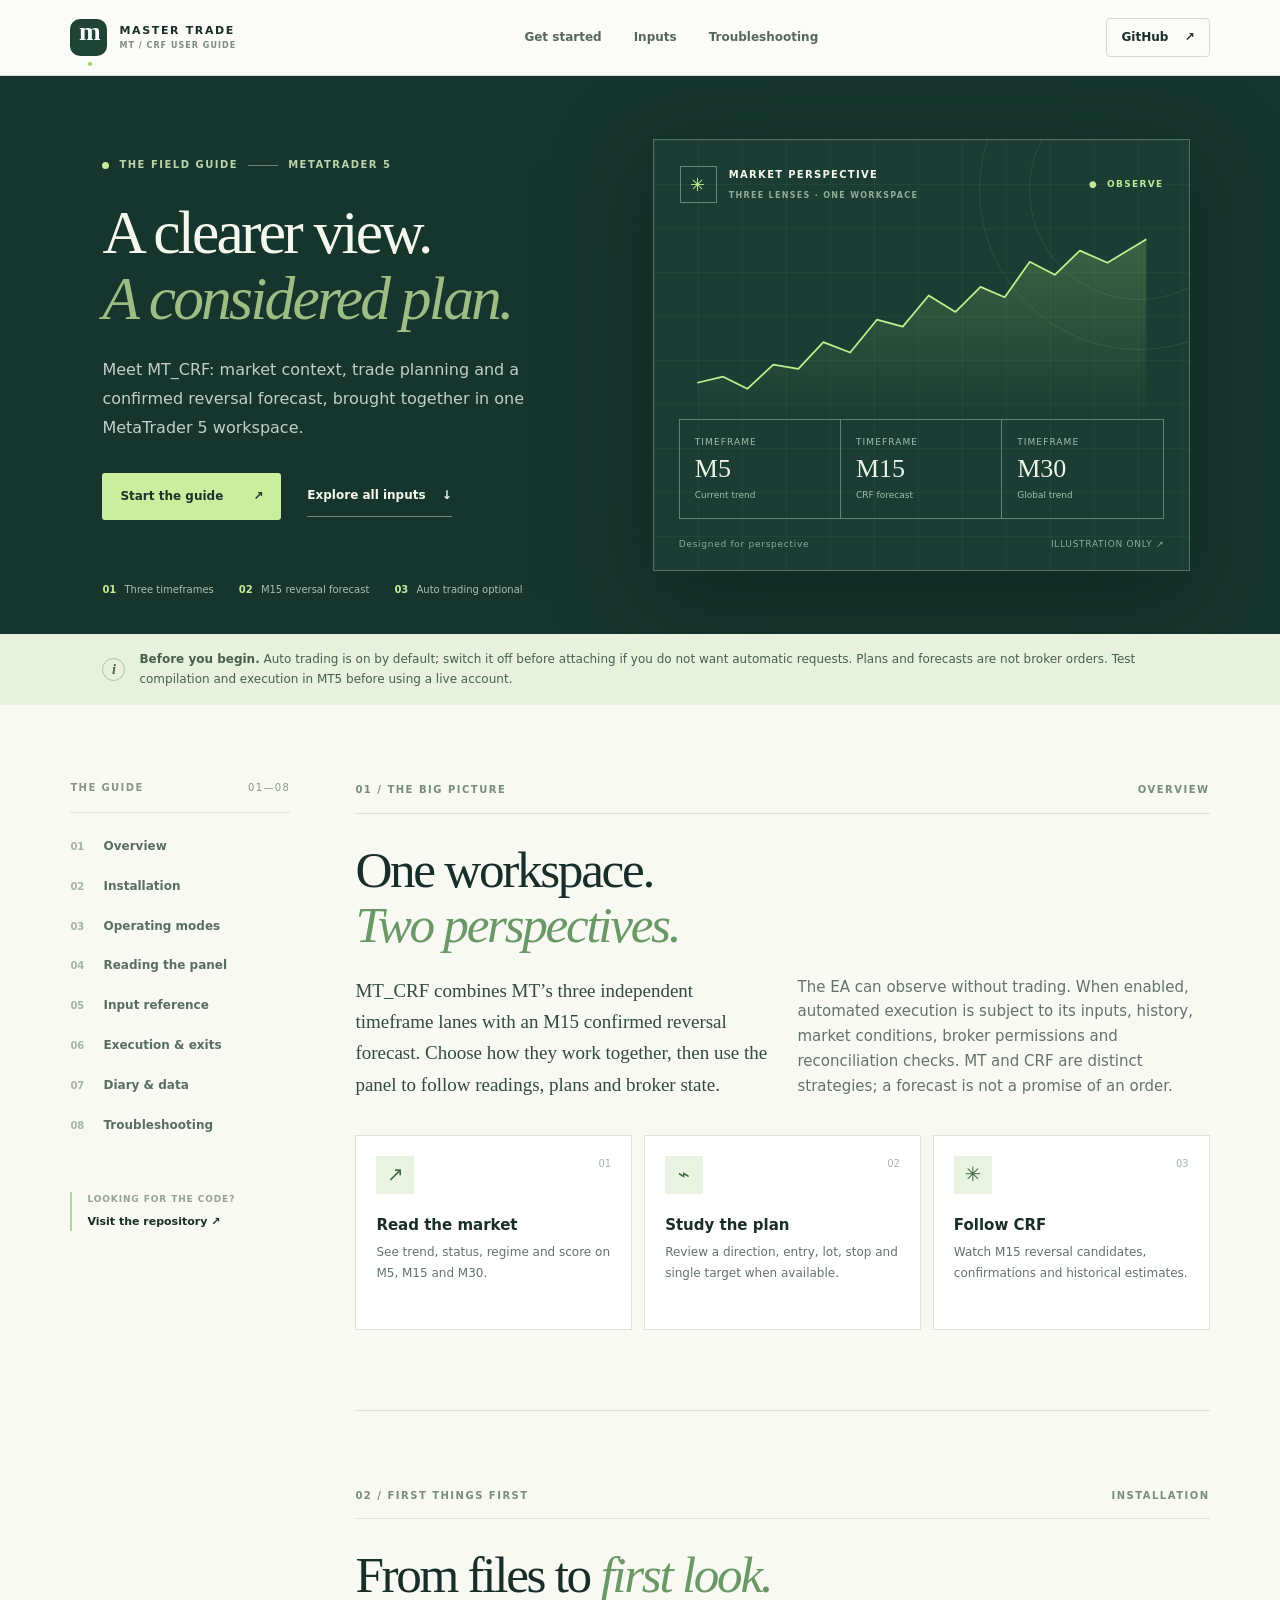
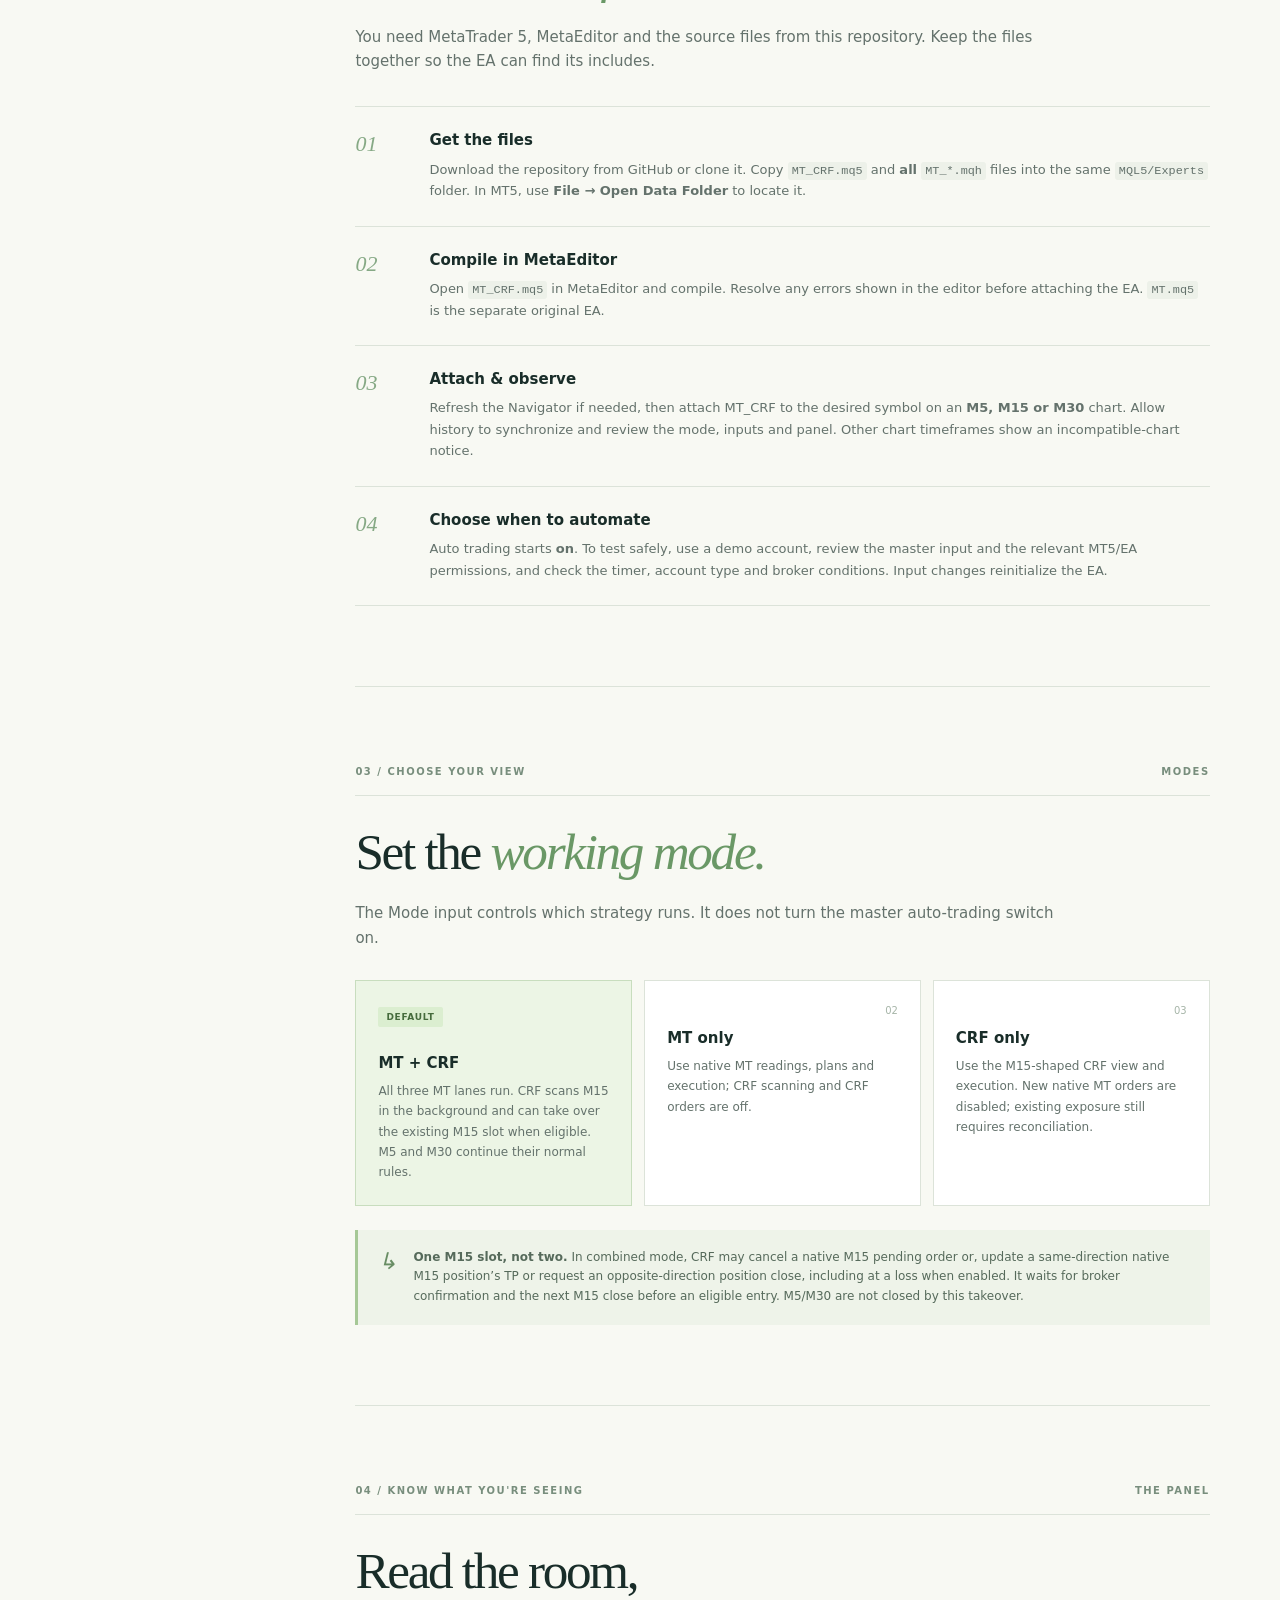
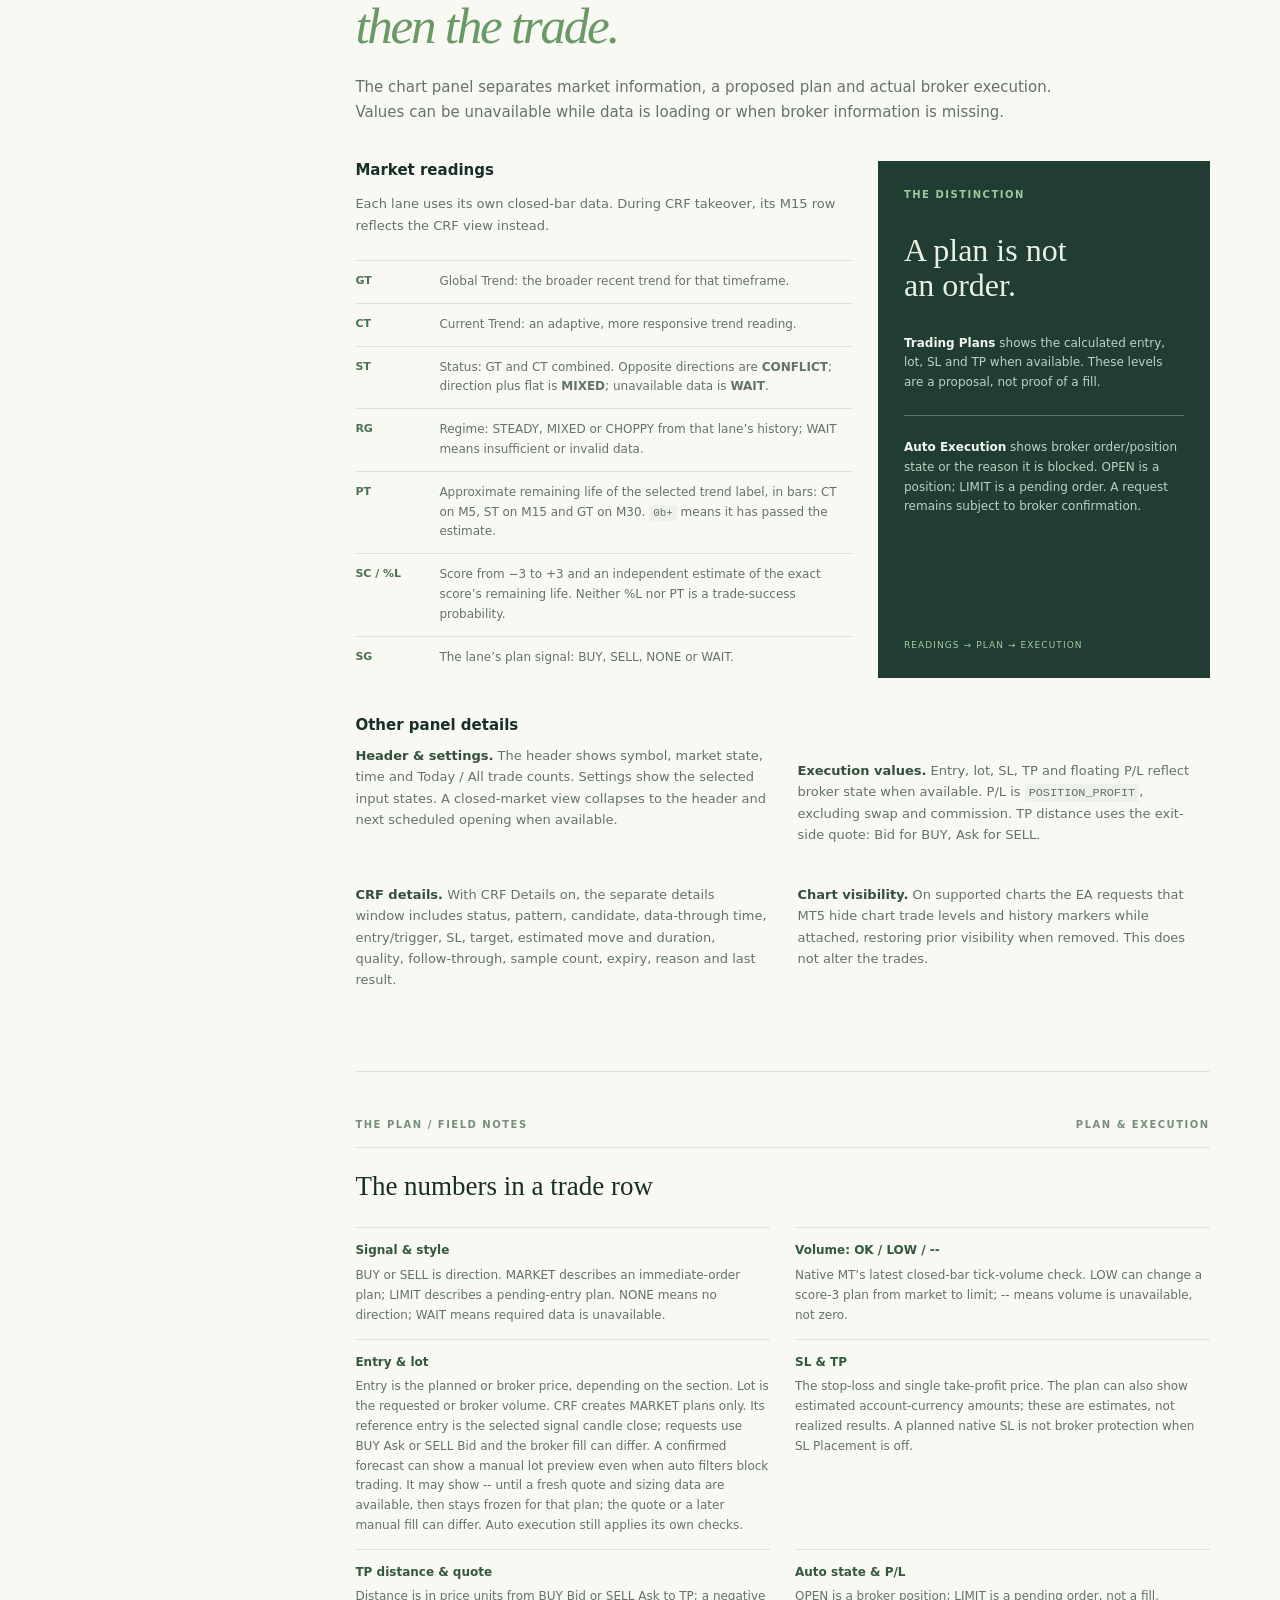
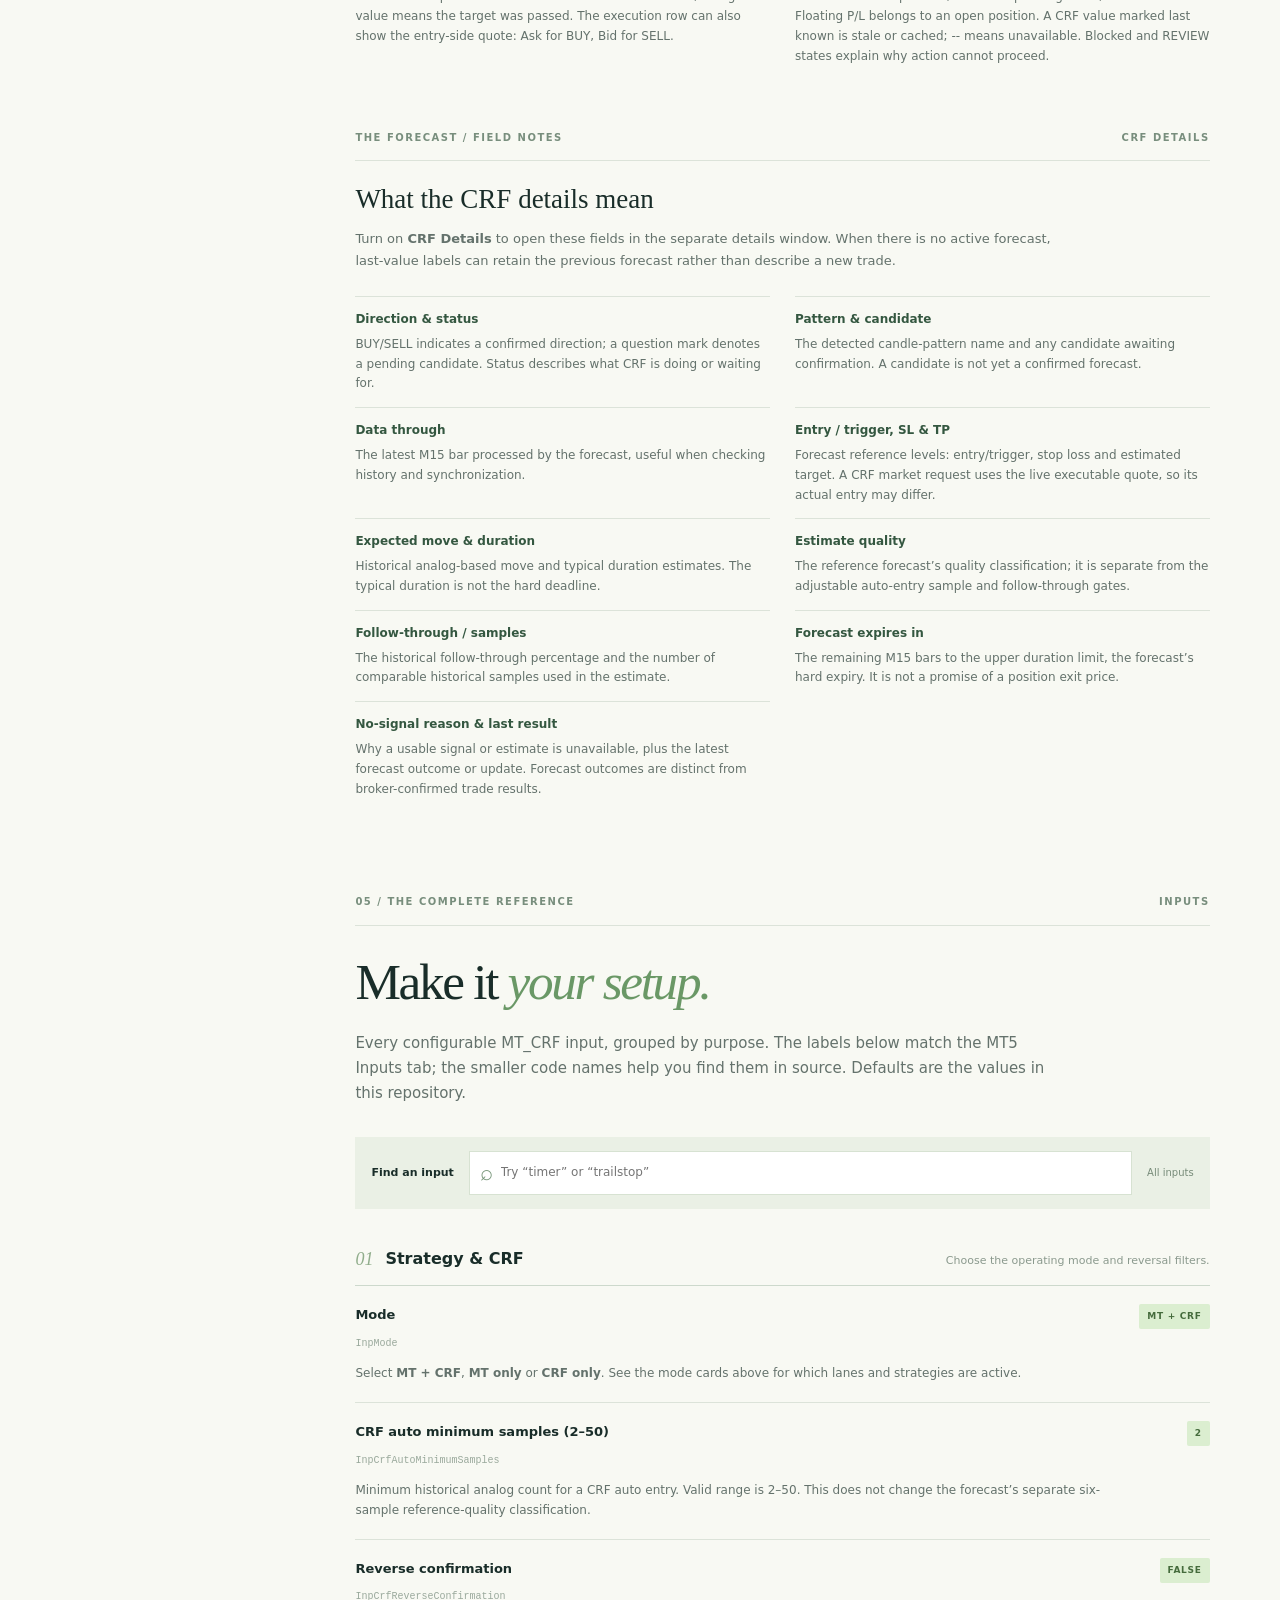
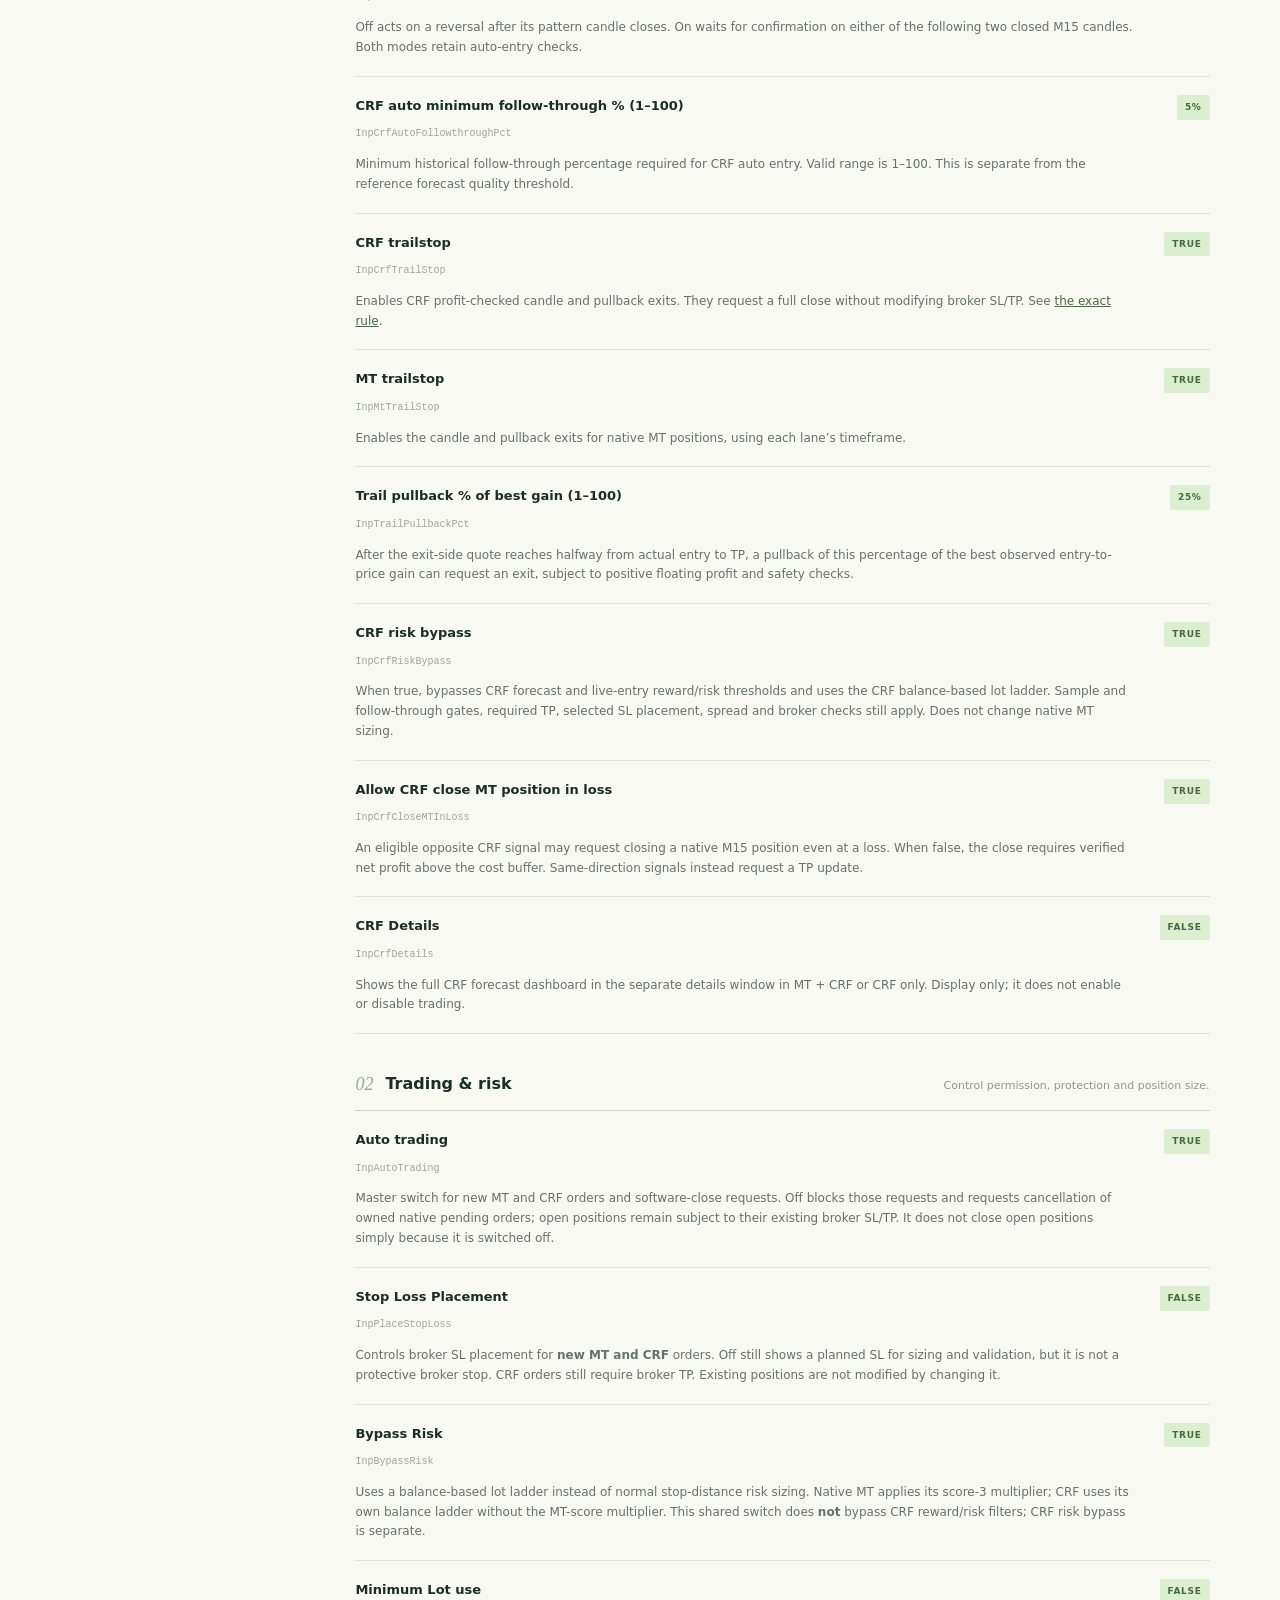
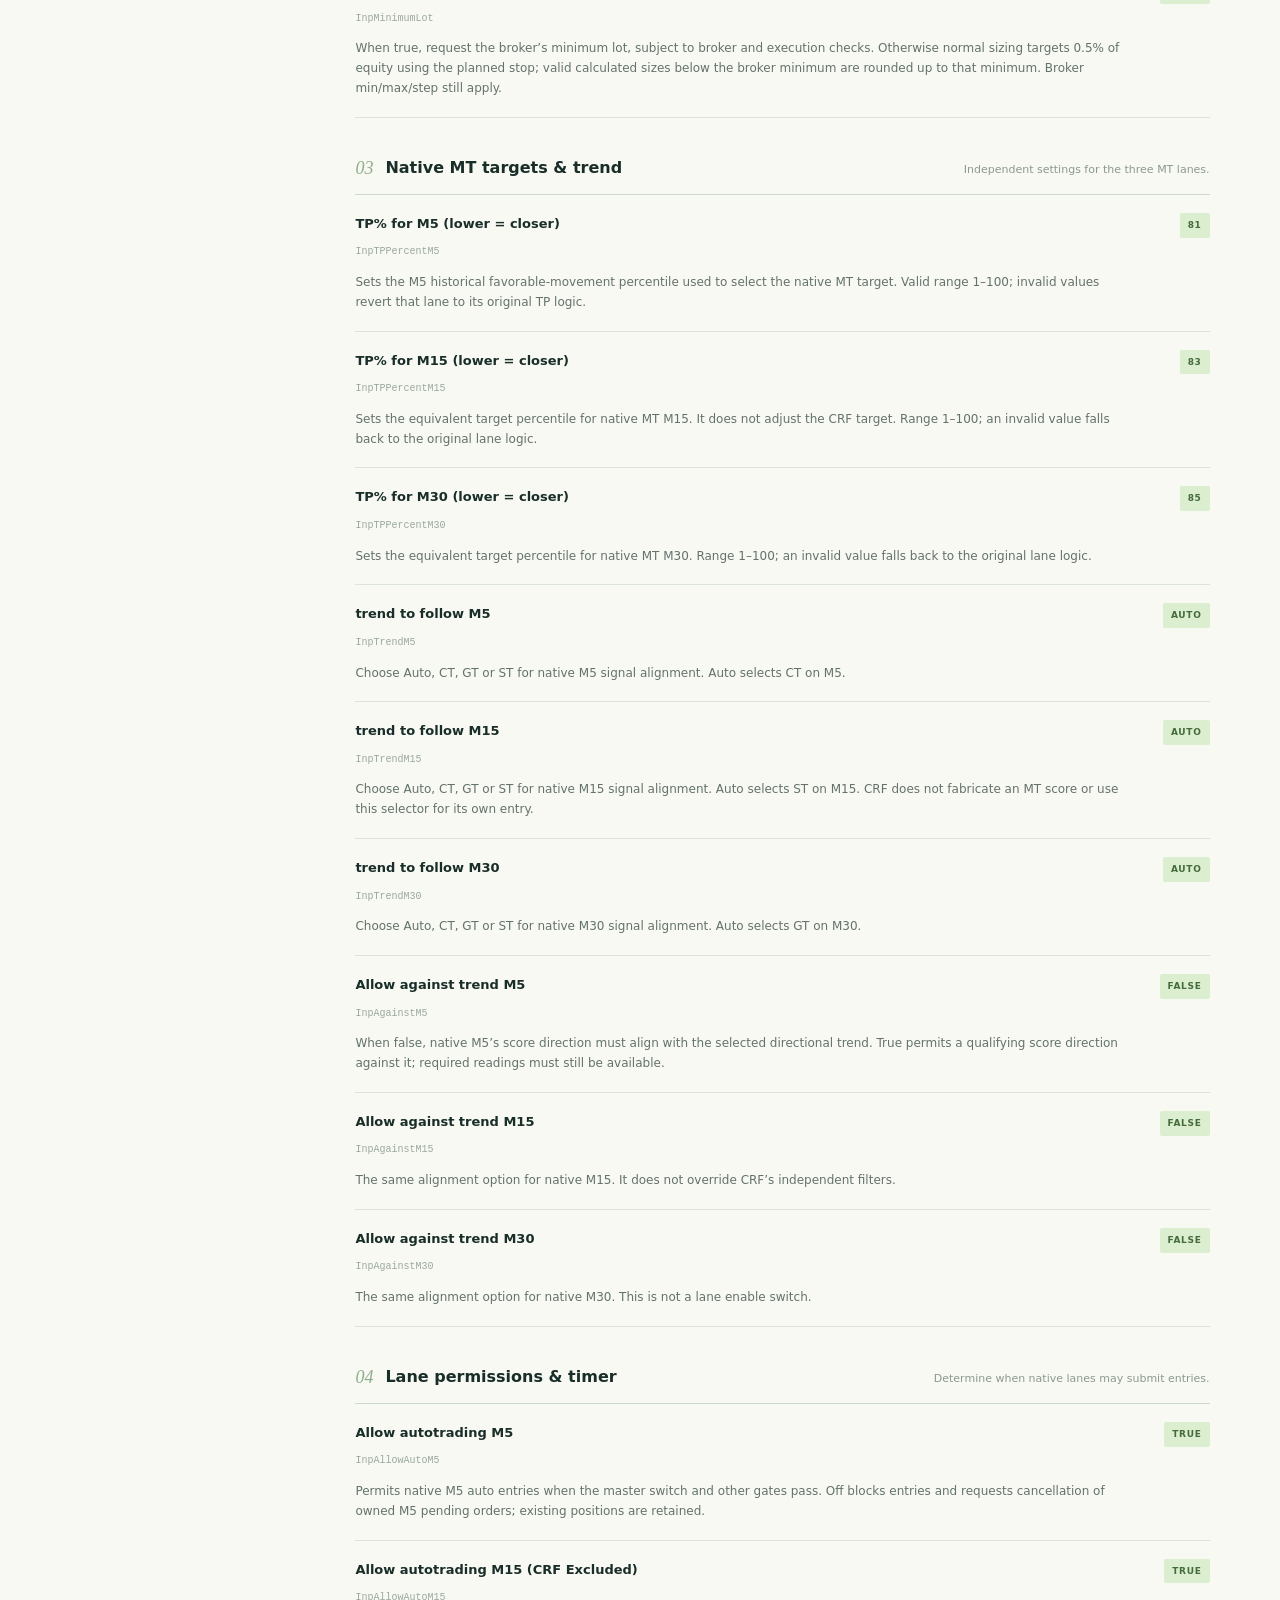
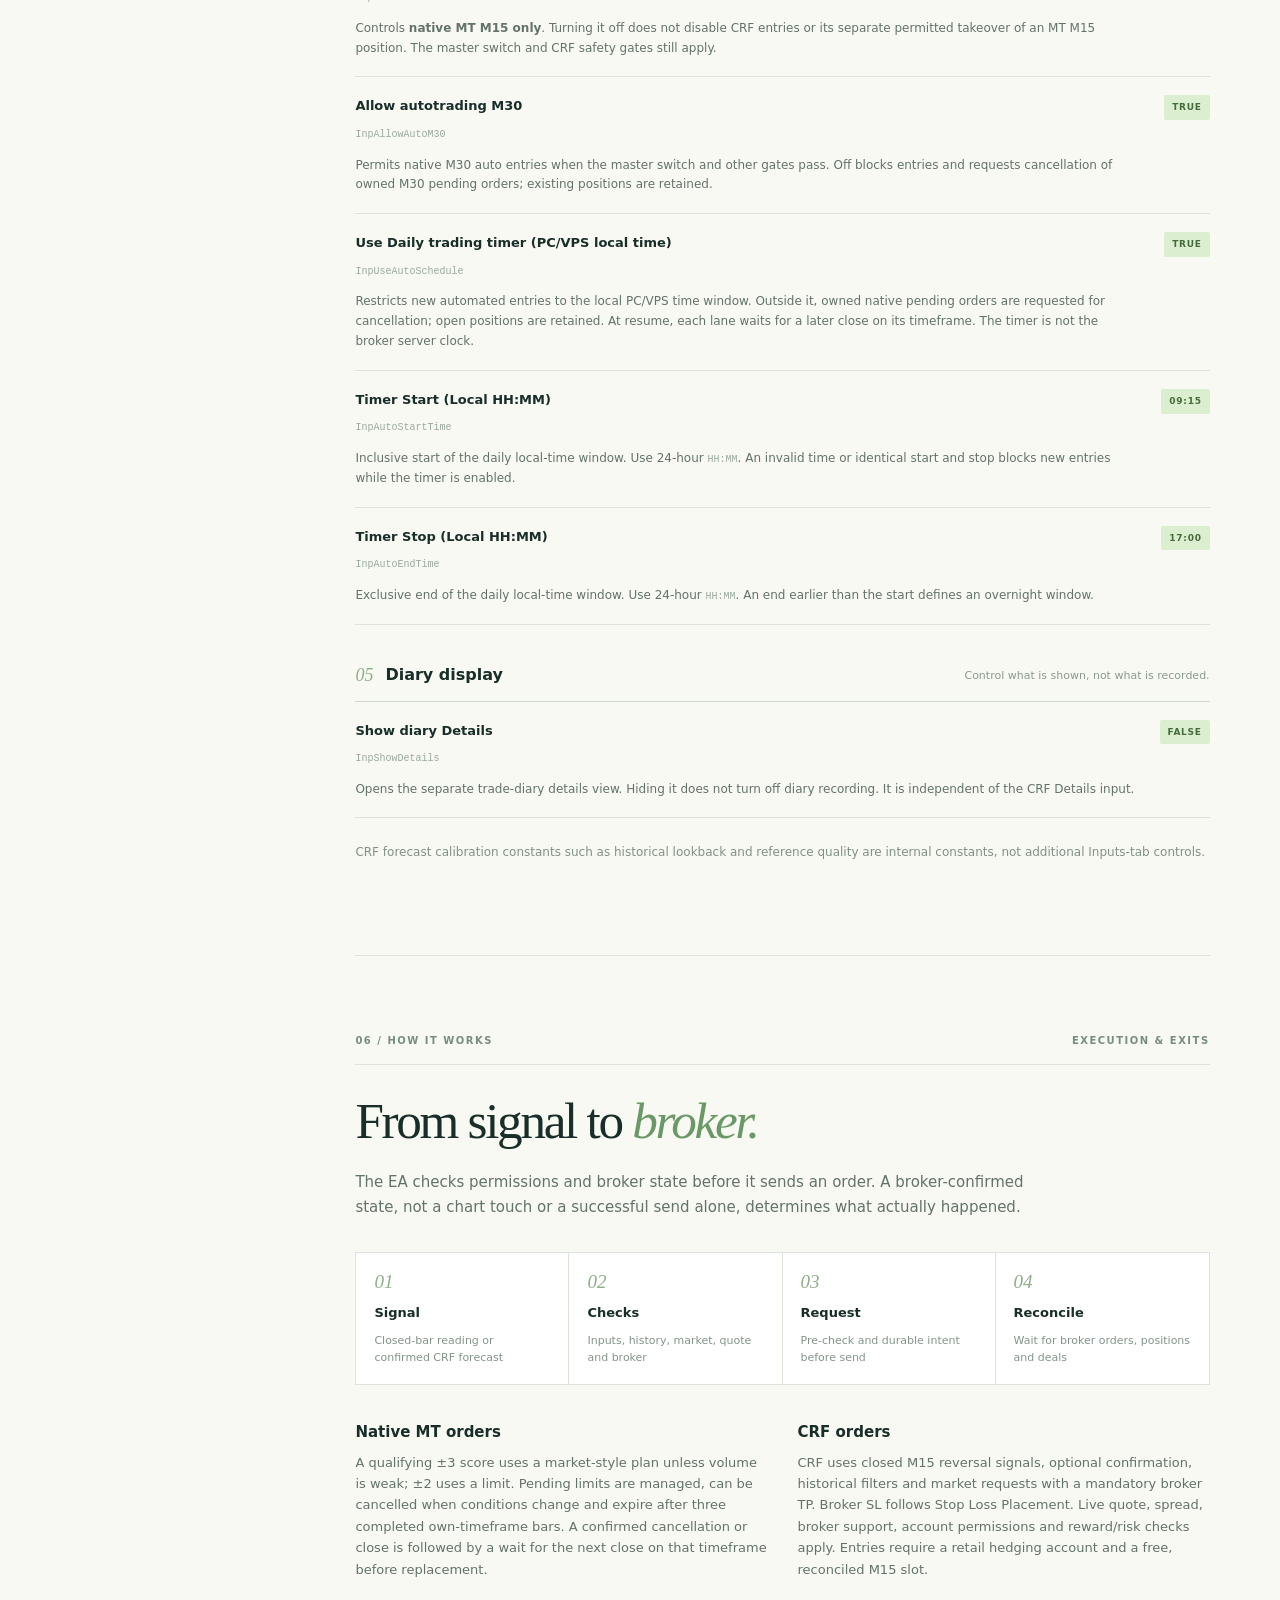
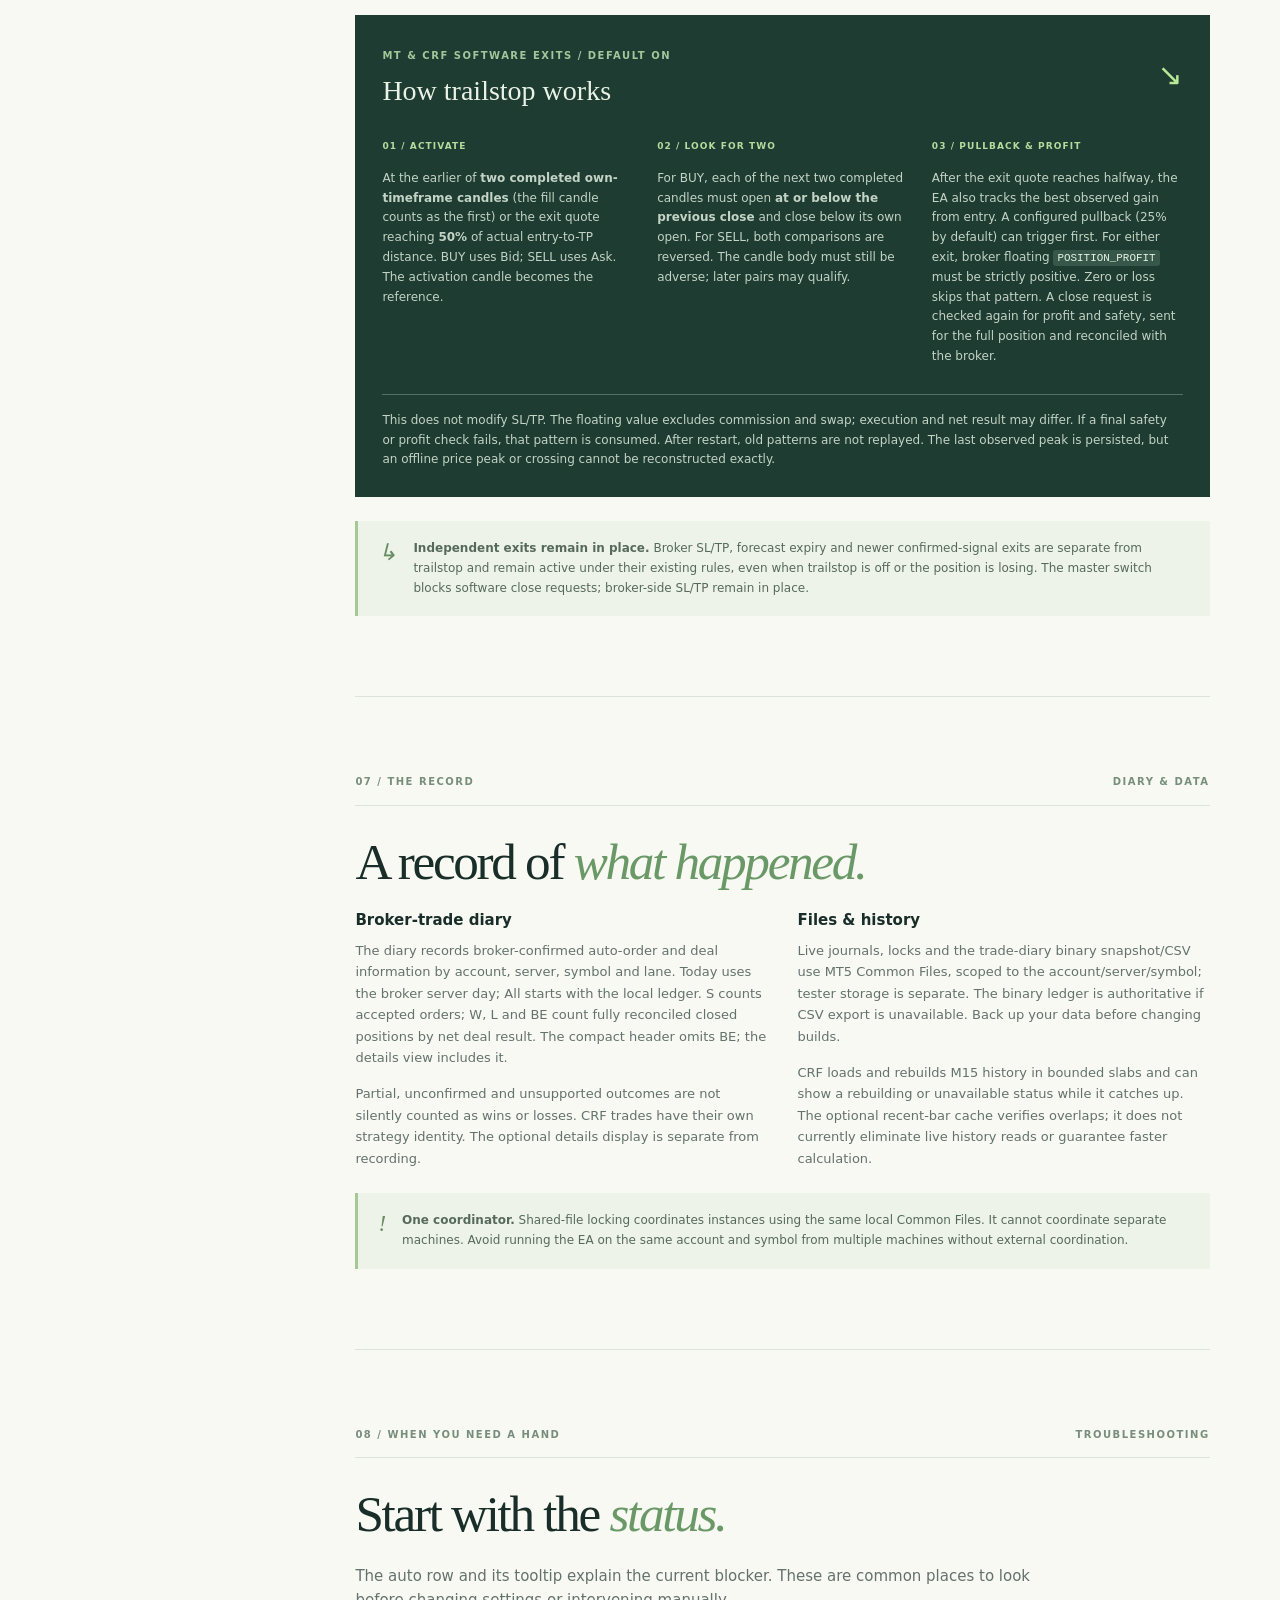
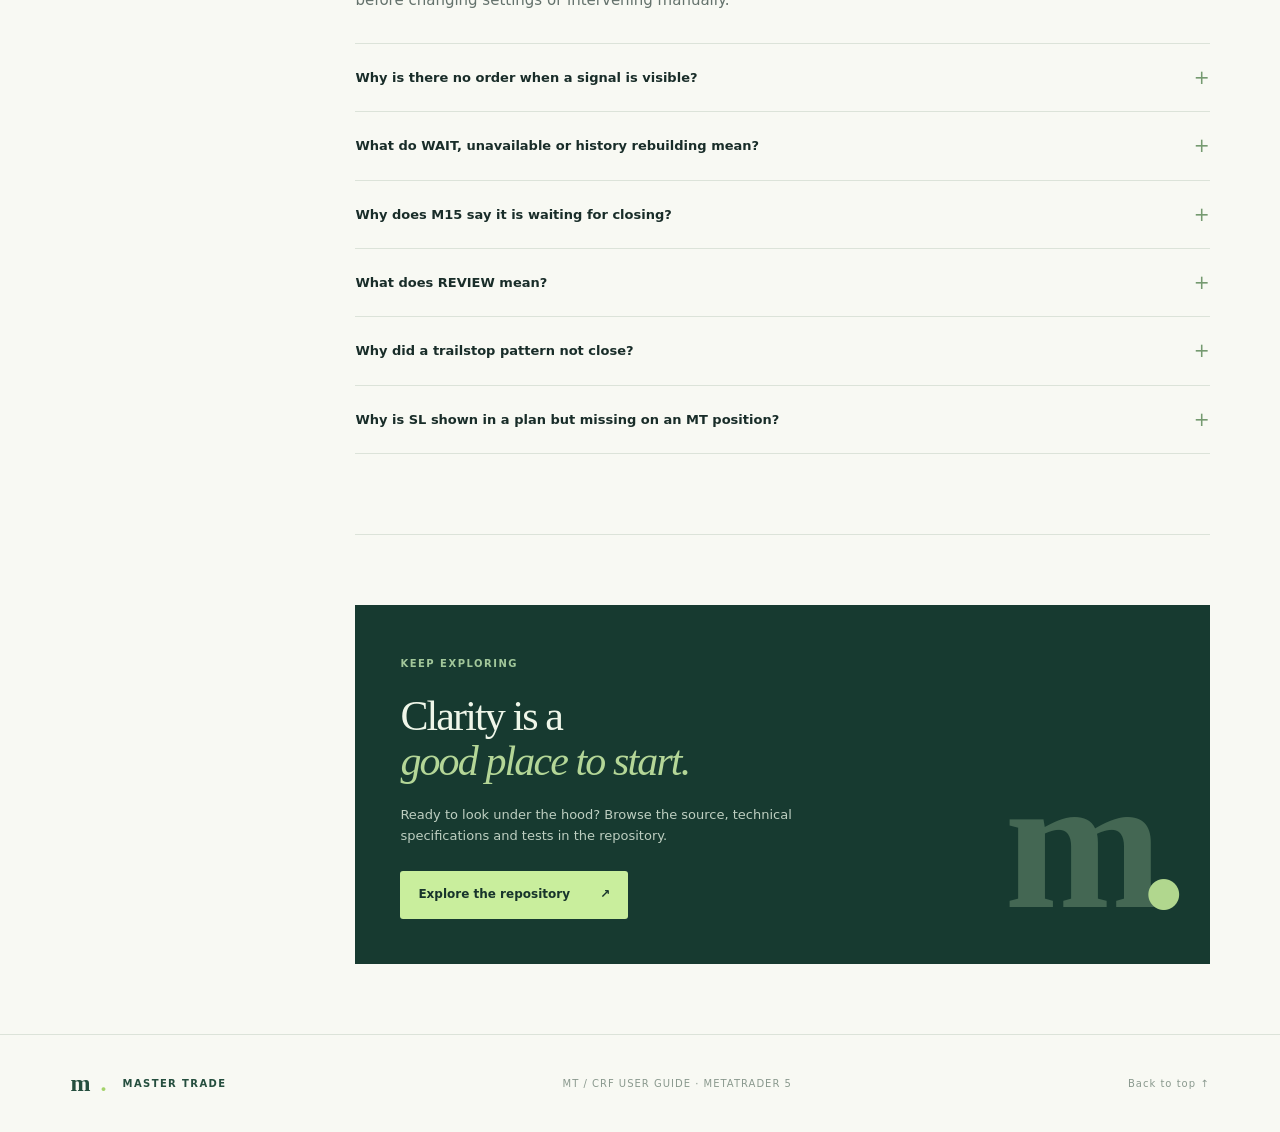
<file: docs/index.html>
<!doctype html>
<html lang="en">
<head>
  <meta charset="utf-8">
  <meta name="viewport" content="width=device-width, initial-scale=1">
  <meta name="description" content="A practical, categorized guide to MT_CRF for MetaTrader 5, from installation and panel readings to every input and execution rule.">
  <meta name="theme-color" content="#102523">
  <title>MT / CRF — User guide</title>
  <link rel="stylesheet" href="styles.css">
  <script src="script.js" defer></script>
</head>
<body>
<a class="skip" href="#overview">Skip to guide</a>
<header class="topbar">
  <a class="brand" href="#top" aria-label="MT user guide home"><span class="brand-mark">m<span>.</span></span><span>MASTER TRADE<small>MT / CRF USER GUIDE</small></span></a>
  <nav class="topnav" aria-label="Main navigation"><a href="#start">Get started</a><a href="#inputs">Inputs</a><a href="#help">Troubleshooting</a></nav>
  <a class="github-link" href="https://github.com/hamamun/MT">GitHub <span aria-hidden="true">↗</span></a>
</header>
<main id="top">
  <section class="hero" aria-labelledby="hero-title">
    <div class="hero-copy">
      <div class="eyebrow light"><span class="dot"></span> THE FIELD GUIDE <span class="eyebrow-line"></span> METATRADER 5</div>
      <h1 id="hero-title">A clearer view.<br><em>A considered plan.</em></h1>
      <p>Meet MT_CRF: market context, trade planning and a confirmed reversal forecast, brought together in one MetaTrader 5 workspace.</p>
      <div class="hero-actions"><a class="button button-lime" href="#start">Start the guide <span aria-hidden="true">↗</span></a><a class="button-text" href="#inputs">Explore all inputs <span aria-hidden="true">↓</span></a></div>
      <div class="hero-meta"><span><b>01</b> Three timeframes</span><span><b>02</b> M15 reversal forecast</span><span><b>03</b> Auto trading optional</span></div>
    </div>
    <div class="hero-art" aria-label="Decorative illustration of market readings, not live trading data">
      <div class="art-grid"></div>
      <div class="art-orbit orbit-one"></div><div class="art-orbit orbit-two"></div>
      <div class="art-heading"><span class="art-icon">✳</span><div>MARKET PERSPECTIVE<small>THREE LENSES · ONE WORKSPACE</small></div><span class="art-status">● &nbsp;OBSERVE</span></div>
      <svg class="chart" viewBox="0 0 520 220" role="img" aria-label="Illustrative market line"><defs><linearGradient id="chartFill" x1="0" y1="0" x2="0" y2="1"><stop offset="0" stop-color="#b9e77a" stop-opacity=".22"/><stop offset="1" stop-color="#b9e77a" stop-opacity="0"/></linearGradient></defs><path d="M0 178 L30 171 L58 185 L88 157 L117 162 L146 131 L177 143 L208 105 L238 113 L268 77 L299 96 L328 67 L356 79 L385 38 L414 53 L443 25 L475 39 L520 12 L520 220 L0 220Z" fill="url(#chartFill)"/><path d="M0 178 L30 171 L58 185 L88 157 L117 162 L146 131 L177 143 L208 105 L238 113 L268 77 L299 96 L328 67 L356 79 L385 38 L414 53 L443 25 L475 39 L520 12" fill="none" stroke="#c4ee8f" stroke-width="2" stroke-linejoin="round"/></svg>
      <div class="art-readings"><div><small>TIMEFRAME</small><strong>M5</strong><span>Current trend</span></div><div><small>TIMEFRAME</small><strong>M15</strong><span>CRF forecast</span></div><div><small>TIMEFRAME</small><strong>M30</strong><span>Global trend</span></div></div>
      <div class="art-foot"><span>Designed for perspective</span><span>ILLUSTRATION ONLY ↗</span></div>
    </div>
  </section>
  <div class="notice-strip"><span class="notice-icon">i</span><p><strong>Before you begin.</strong> Auto trading is on by default; switch it off before attaching if you do not want automatic requests. Plans and forecasts are not broker orders. Test compilation and execution in MT5 before using a live account.</p></div>
  <div class="layout">
    <aside class="sidebar" aria-label="Guide navigation"><div class="sidebar-label">THE GUIDE <span>01—08</span></div><nav><a href="#overview"><span>01</span> Overview</a><a href="#start"><span>02</span> Installation</a><a href="#modes"><span>03</span> Operating modes</a><a href="#panel"><span>04</span> Reading the panel</a><a href="#inputs"><span>05</span> Input reference</a><a href="#execution"><span>06</span> Execution &amp; exits</a><a href="#diary"><span>07</span> Diary &amp; data</a><a href="#help"><span>08</span> Troubleshooting</a></nav><div class="sidebar-note"><span>LOOKING FOR THE CODE?</span><a href="https://github.com/hamamun/MT">Visit the repository ↗</a></div></aside>
    <div class="content">
      <section class="section" id="overview"><div class="section-kicker"><span>01 / THE BIG PICTURE</span><span>OVERVIEW</span></div><h2>One workspace.<br><em>Two perspectives.</em></h2><div class="intro-grid"><p class="lead">MT_CRF combines MT’s three independent timeframe lanes with an M15 confirmed reversal forecast. Choose how they work together, then use the panel to follow readings, plans and broker state.</p><p>The EA can observe without trading. When enabled, automated execution is subject to its inputs, history, market conditions, broker permissions and reconciliation checks. MT and CRF are distinct strategies; a forecast is not a promise of an order.</p></div><div class="feature-grid"><article class="feature"><span class="feature-num">01</span><div class="feature-icon">↗</div><h3>Read the market</h3><p>See trend, status, regime and score on M5, M15 and M30.</p></article><article class="feature"><span class="feature-num">02</span><div class="feature-icon">⌁</div><h3>Study the plan</h3><p>Review a direction, entry, lot, stop and single target when available.</p></article><article class="feature"><span class="feature-num">03</span><div class="feature-icon">✳</div><h3>Follow CRF</h3><p>Watch M15 reversal candidates, confirmations and historical estimates.</p></article></div></section>
      <section class="section" id="start"><div class="section-kicker"><span>02 / FIRST THINGS FIRST</span><span>INSTALLATION</span></div><h2>From files to <em>first look.</em></h2><p class="section-intro">You need MetaTrader 5, MetaEditor and the source files from this repository. Keep the files together so the EA can find its includes.</p><div class="steps"><article><span>01</span><div><h3>Get the files</h3><p>Download the repository from GitHub or clone it. Copy <code>MT_CRF.mq5</code> and <strong>all</strong> <code>MT_*.mqh</code> files into the same <code>MQL5/Experts</code> folder. In MT5, use <strong>File → Open Data Folder</strong> to locate it.</p></div></article><article><span>02</span><div><h3>Compile in MetaEditor</h3><p>Open <code>MT_CRF.mq5</code> in MetaEditor and compile. Resolve any errors shown in the editor before attaching the EA. <code>MT.mq5</code> is the separate original EA.</p></div></article><article><span>03</span><div><h3>Attach &amp; observe</h3><p>Refresh the Navigator if needed, then attach MT_CRF to the desired symbol on an <strong>M5, M15 or M30</strong> chart. Allow history to synchronize and review the mode, inputs and panel. Other chart timeframes show an incompatible-chart notice.</p></div></article><article><span>04</span><div><h3>Choose when to automate</h3><p>Auto trading starts <strong>on</strong>. To test safely, use a demo account, review the master input and the relevant MT5/EA permissions, and check the timer, account type and broker conditions. Input changes reinitialize the EA.</p></div></article></div></section>
      <section class="section" id="modes"><div class="section-kicker"><span>03 / CHOOSE YOUR VIEW</span><span>MODES</span></div><h2>Set the <em>working mode.</em></h2><p class="section-intro">The Mode input controls which strategy runs. It does not turn the master auto-trading switch on.</p><div class="mode-grid"><article class="mode-card featured"><span class="pill">DEFAULT</span><h3>MT + CRF</h3><p>All three MT lanes run. CRF scans M15 in the background and can take over the existing M15 slot when eligible. M5 and M30 continue their normal rules.</p></article><article class="mode-card"><span class="mode-index">02</span><h3>MT only</h3><p>Use native MT readings, plans and execution; CRF scanning and CRF orders are off.</p></article><article class="mode-card"><span class="mode-index">03</span><h3>CRF only</h3><p>Use the M15-shaped CRF view and execution. New native MT orders are disabled; existing exposure still requires reconciliation.</p></article></div><div class="callout"><span>↳</span><p><strong>One M15 slot, not two.</strong> In combined mode, CRF may cancel a native M15 pending order or, update a same-direction native M15 position’s TP or request an opposite-direction position close, including at a loss when enabled. It waits for broker confirmation and the next M15 close before an eligible entry. M5/M30 are not closed by this takeover.</p></div></section>
      <section class="section" id="panel"><div class="section-kicker"><span>04 / KNOW WHAT YOU'RE SEEING</span><span>THE PANEL</span></div><h2>Read the room,<br><em>then the trade.</em></h2><p class="section-intro">The chart panel separates market information, a proposed plan and actual broker execution. Values can be unavailable while data is loading or when broker information is missing.</p><div class="panel-layout"><div class="panel-text"><h3>Market readings</h3><p>Each lane uses its own closed-bar data. During CRF takeover, its M15 row reflects the CRF view instead.</p><dl class="glossary"><div><dt>GT</dt><dd>Global Trend: the broader recent trend for that timeframe.</dd></div><div><dt>CT</dt><dd>Current Trend: an adaptive, more responsive trend reading.</dd></div><div><dt>ST</dt><dd>Status: GT and CT combined. Opposite directions are <strong>CONFLICT</strong>; direction plus flat is <strong>MIXED</strong>; unavailable data is <strong>WAIT</strong>.</dd></div><div><dt>RG</dt><dd>Regime: STEADY, MIXED or CHOPPY from that lane’s history; WAIT means insufficient or invalid data.</dd></div><div><dt>PT</dt><dd>Approximate remaining life of the selected trend label, in bars: CT on M5, ST on M15 and GT on M30. <code>0b+</code> means it has passed the estimate.</dd></div><div><dt>SC / %L</dt><dd>Score from −3 to +3 and an independent estimate of the exact score’s remaining life. Neither %L nor PT is a trade-success probability.</dd></div><div><dt>SG</dt><dd>The lane’s plan signal: BUY, SELL, NONE or WAIT.</dd></div></dl></div><div class="panel-note"><span class="mini-label">THE DISTINCTION</span><h3>A plan is not<br>an order.</h3><p><strong>Trading Plans</strong> shows the calculated entry, lot, SL and TP when available. These levels are a proposal, not proof of a fill.</p><hr><p><strong>Auto Execution</strong> shows broker order/position state or the reason it is blocked. OPEN is a position; LIMIT is a pending order. A request remains subject to broker confirmation.</p><span class="panel-note-bottom">READINGS → PLAN → EXECUTION</span></div></div><div class="subsection"><h3>Other panel details</h3><div class="two-cols"><p><strong>Header &amp; settings.</strong> The header shows symbol, market state, time and Today / All trade counts. Settings show the selected input states. A closed-market view collapses to the header and next scheduled opening when available.</p><p><strong>Execution values.</strong> Entry, lot, SL, TP and floating P/L reflect broker state when available. P/L is <code>POSITION_PROFIT</code>, excluding swap and commission. TP distance uses the exit-side quote: Bid for BUY, Ask for SELL.</p><p><strong>CRF details.</strong> With CRF Details on, the separate details window includes status, pattern, candidate, data-through time, entry/trigger, SL, target, estimated move and duration, quality, follow-through, sample count, expiry, reason and last result.</p><p><strong>Chart visibility.</strong> On supported charts the EA requests that MT5 hide chart trade levels and history markers while attached, restoring prior visibility when removed. This does not alter the trades.</p></div></div></section>
      <section class="crf-detail" aria-labelledby="plan-fields"><div class="section-kicker"><span>THE PLAN / FIELD NOTES</span><span>PLAN &amp; EXECUTION</span></div><h3 id="plan-fields">The numbers in a trade row</h3><dl class="detail-list"><div><dt>Signal &amp; style</dt><dd>BUY or SELL is direction. MARKET describes an immediate-order plan; LIMIT describes a pending-entry plan. NONE means no direction; WAIT means required data is unavailable.</dd></div><div><dt>Volume: OK / LOW / --</dt><dd>Native MT’s latest closed-bar tick-volume check. LOW can change a score-3 plan from market to limit; -- means volume is unavailable, not zero.</dd></div><div><dt>Entry &amp; lot</dt><dd>Entry is the planned or broker price, depending on the section. Lot is the requested or broker volume. CRF creates MARKET plans only. Its reference entry is the selected signal candle close; requests use BUY Ask or SELL Bid and the broker fill can differ. A confirmed forecast can show a manual lot preview even when auto filters block trading. It may show -- until a fresh quote and sizing data are available, then stays frozen for that plan; the quote or a later manual fill can differ. Auto execution still applies its own checks.</dd></div><div><dt>SL &amp; TP</dt><dd>The stop-loss and single take-profit price. The plan can also show estimated account-currency amounts; these are estimates, not realized results. A planned native SL is not broker protection when SL Placement is off.</dd></div><div><dt>TP distance &amp; quote</dt><dd>Distance is in price units from BUY Bid or SELL Ask to TP; a negative value means the target was passed. The execution row can also show the entry-side quote: Ask for BUY, Bid for SELL.</dd></div><div><dt>Auto state &amp; P/L</dt><dd>OPEN is a broker position; LIMIT is a pending order, not a fill. Floating P/L belongs to an open position. A CRF value marked last known is stale or cached; -- means unavailable. Blocked and REVIEW states explain why action cannot proceed.</dd></div></dl></section>
      <section class="crf-detail" aria-labelledby="forecast-fields"><div class="section-kicker"><span>THE FORECAST / FIELD NOTES</span><span>CRF DETAILS</span></div><h3 id="forecast-fields">What the CRF details mean</h3><p>Turn on <strong>CRF Details</strong> to open these fields in the separate details window. When there is no active forecast, last-value labels can retain the previous forecast rather than describe a new trade.</p><dl class="detail-list"><div><dt>Direction &amp; status</dt><dd>BUY/SELL indicates a confirmed direction; a question mark denotes a pending candidate. Status describes what CRF is doing or waiting for.</dd></div><div><dt>Pattern &amp; candidate</dt><dd>The detected candle-pattern name and any candidate awaiting confirmation. A candidate is not yet a confirmed forecast.</dd></div><div><dt>Data through</dt><dd>The latest M15 bar processed by the forecast, useful when checking history and synchronization.</dd></div><div><dt>Entry / trigger, SL &amp; TP</dt><dd>Forecast reference levels: entry/trigger, stop loss and estimated target. A CRF market request uses the live executable quote, so its actual entry may differ.</dd></div><div><dt>Expected move &amp; duration</dt><dd>Historical analog-based move and typical duration estimates. The typical duration is not the hard deadline.</dd></div><div><dt>Estimate quality</dt><dd>The reference forecast’s quality classification; it is separate from the adjustable auto-entry sample and follow-through gates.</dd></div><div><dt>Follow-through / samples</dt><dd>The historical follow-through percentage and the number of comparable historical samples used in the estimate.</dd></div><div><dt>Forecast expires in</dt><dd>The remaining M15 bars to the upper duration limit, the forecast’s hard expiry. It is not a promise of a position exit price.</dd></div><div><dt>No-signal reason &amp; last result</dt><dd>Why a usable signal or estimate is unavailable, plus the latest forecast outcome or update. Forecast outcomes are distinct from broker-confirmed trade results.</dd></div></dl></section>
      <section class="section" id="inputs"><div class="section-kicker"><span>05 / THE COMPLETE REFERENCE</span><span>INPUTS</span></div><h2>Make it <em>your setup.</em></h2><p class="section-intro">Every configurable MT_CRF input, grouped by purpose. The labels below match the MT5 Inputs tab; the smaller code names help you find them in source. Defaults are the values in this repository.</p>
      <div class="input-toolbar"><label for="input-search">Find an input</label><div class="search-box"><span aria-hidden="true">⌕</span><input id="input-search" type="search" placeholder="Try “timer” or “trailstop”" autocomplete="off"></div><span id="search-count" aria-live="polite">All inputs</span></div>
      <div id="input-reference">
        <div class="input-group"><div class="group-heading"><div><span>01</span><h3>Strategy &amp; CRF</h3></div><p>Choose the operating mode and reversal filters.</p></div>
          <article class="input-card" data-input><div><h4>Mode</h4><code>InpMode</code></div><span class="default">MT + CRF</span><p>Select <strong>MT + CRF</strong>, <strong>MT only</strong> or <strong>CRF only</strong>. See the mode cards above for which lanes and strategies are active.</p></article>
          <article class="input-card" data-input><div><h4>CRF auto minimum samples (2–50)</h4><code>InpCrfAutoMinimumSamples</code></div><span class="default">2</span><p>Minimum historical analog count for a CRF auto entry. Valid range is 2–50. This does not change the forecast’s separate six-sample reference-quality classification.</p></article>
          <article class="input-card" data-input><div><h4>Reverse confirmation</h4><code>InpCrfReverseConfirmation</code></div><span class="default">FALSE</span><p>Off acts on a reversal after its pattern candle closes. On waits for confirmation on either of the following two closed M15 candles. Both modes retain auto-entry checks.</p></article>
          <article class="input-card" data-input><div><h4>CRF auto minimum follow-through % (1–100)</h4><code>InpCrfAutoFollowthroughPct</code></div><span class="default">5%</span><p>Minimum historical follow-through percentage required for CRF auto entry. Valid range is 1–100. This is separate from the reference forecast quality threshold.</p></article>
          <article class="input-card" data-input><div><h4>CRF trailstop</h4><code>InpCrfTrailStop</code></div><span class="default">TRUE</span><p>Enables CRF profit-checked candle and pullback exits. They request a full close without modifying broker SL/TP. See <a href="#trailstop">the exact rule</a>.</p></article>
          <article class="input-card" data-input><div><h4>MT trailstop</h4><code>InpMtTrailStop</code></div><span class="default">TRUE</span><p>Enables the candle and pullback exits for native MT positions, using each lane’s timeframe.</p></article>
          <article class="input-card" data-input><div><h4>Trail pullback % of best gain (1–100)</h4><code>InpTrailPullbackPct</code></div><span class="default">25%</span><p>After the exit-side quote reaches halfway from actual entry to TP, a pullback of this percentage of the best observed entry-to-price gain can request an exit, subject to positive floating profit and safety checks.</p></article>
          <article class="input-card" data-input><div><h4>CRF risk bypass</h4><code>InpCrfRiskBypass</code></div><span class="default">TRUE</span><p>When true, bypasses CRF forecast and live-entry reward/risk thresholds and uses the CRF balance-based lot ladder. Sample and follow-through gates, required TP, selected SL placement, spread and broker checks still apply. Does not change native MT sizing.</p></article>
          <article class="input-card" data-input><div><h4>Allow CRF close MT position in loss</h4><code>InpCrfCloseMTInLoss</code></div><span class="default">TRUE</span><p>An eligible opposite CRF signal may request closing a native M15 position even at a loss. When false, the close requires verified net profit above the cost buffer. Same-direction signals instead request a TP update.</p></article>
          <article class="input-card" data-input><div><h4>CRF Details</h4><code>InpCrfDetails</code></div><span class="default">FALSE</span><p>Shows the full CRF forecast dashboard in the separate details window in MT + CRF or CRF only. Display only; it does not enable or disable trading.</p></article>
        </div>
        <div class="input-group"><div class="group-heading"><div><span>02</span><h3>Trading &amp; risk</h3></div><p>Control permission, protection and position size.</p></div>
          <article class="input-card" data-input><div><h4>Auto trading</h4><code>InpAutoTrading</code></div><span class="default">TRUE</span><p>Master switch for new MT and CRF orders and software-close requests. Off blocks those requests and requests cancellation of owned native pending orders; open positions remain subject to their existing broker SL/TP. It does not close open positions simply because it is switched off.</p></article>
          <article class="input-card" data-input><div><h4>Stop Loss Placement</h4><code>InpPlaceStopLoss</code></div><span class="default">FALSE</span><p>Controls broker SL placement for <strong>new MT and CRF</strong> orders. Off still shows a planned SL for sizing and validation, but it is not a protective broker stop. CRF orders still require broker TP. Existing positions are not modified by changing it.</p></article>
          <article class="input-card" data-input><div><h4>Bypass Risk</h4><code>InpBypassRisk</code></div><span class="default">TRUE</span><p>Uses a balance-based lot ladder instead of normal stop-distance risk sizing. Native MT applies its score-3 multiplier; CRF uses its own balance ladder without the MT-score multiplier. This shared switch does <strong>not</strong> bypass CRF reward/risk filters; CRF risk bypass is separate.</p></article>
          <article class="input-card" data-input><div><h4>Minimum Lot use</h4><code>InpMinimumLot</code></div><span class="default">FALSE</span><p>When true, request the broker’s minimum lot, subject to broker and execution checks. Otherwise normal sizing targets 0.5% of equity using the planned stop; valid calculated sizes below the broker minimum are rounded up to that minimum. Broker min/max/step still apply.</p></article>
        </div>
        <div class="input-group"><div class="group-heading"><div><span>03</span><h3>Native MT targets &amp; trend</h3></div><p>Independent settings for the three MT lanes.</p></div>
          <article class="input-card" data-input><div><h4>TP% for M5 (lower = closer)</h4><code>InpTPPercentM5</code></div><span class="default">81</span><p>Sets the M5 historical favorable-movement percentile used to select the native MT target. Valid range 1–100; invalid values revert that lane to its original TP logic.</p></article>
          <article class="input-card" data-input><div><h4>TP% for M15 (lower = closer)</h4><code>InpTPPercentM15</code></div><span class="default">83</span><p>Sets the equivalent target percentile for native MT M15. It does not adjust the CRF target. Range 1–100; an invalid value falls back to the original lane logic.</p></article>
          <article class="input-card" data-input><div><h4>TP% for M30 (lower = closer)</h4><code>InpTPPercentM30</code></div><span class="default">85</span><p>Sets the equivalent target percentile for native MT M30. Range 1–100; an invalid value falls back to the original lane logic.</p></article>
          <article class="input-card" data-input><div><h4>trend to follow M5</h4><code>InpTrendM5</code></div><span class="default">AUTO</span><p>Choose Auto, CT, GT or ST for native M5 signal alignment. Auto selects CT on M5.</p></article>
          <article class="input-card" data-input><div><h4>trend to follow M15</h4><code>InpTrendM15</code></div><span class="default">AUTO</span><p>Choose Auto, CT, GT or ST for native M15 signal alignment. Auto selects ST on M15. CRF does not fabricate an MT score or use this selector for its own entry.</p></article>
          <article class="input-card" data-input><div><h4>trend to follow M30</h4><code>InpTrendM30</code></div><span class="default">AUTO</span><p>Choose Auto, CT, GT or ST for native M30 signal alignment. Auto selects GT on M30.</p></article>
          <article class="input-card" data-input><div><h4>Allow against trend M5</h4><code>InpAgainstM5</code></div><span class="default">FALSE</span><p>When false, native M5’s score direction must align with the selected directional trend. True permits a qualifying score direction against it; required readings must still be available.</p></article>
          <article class="input-card" data-input><div><h4>Allow against trend M15</h4><code>InpAgainstM15</code></div><span class="default">FALSE</span><p>The same alignment option for native M15. It does not override CRF’s independent filters.</p></article>
          <article class="input-card" data-input><div><h4>Allow against trend M30</h4><code>InpAgainstM30</code></div><span class="default">FALSE</span><p>The same alignment option for native M30. This is not a lane enable switch.</p></article>
        </div>
        <div class="input-group"><div class="group-heading"><div><span>04</span><h3>Lane permissions &amp; timer</h3></div><p>Determine when native lanes may submit entries.</p></div>
          <article class="input-card" data-input><div><h4>Allow autotrading M5</h4><code>InpAllowAutoM5</code></div><span class="default">TRUE</span><p>Permits native M5 auto entries when the master switch and other gates pass. Off blocks entries and requests cancellation of owned M5 pending orders; existing positions are retained.</p></article>
          <article class="input-card" data-input><div><h4>Allow autotrading M15 (CRF Excluded)</h4><code>InpAllowAutoM15</code></div><span class="default">TRUE</span><p>Controls <strong>native MT M15 only</strong>. Turning it off does not disable CRF entries or its separate permitted takeover of an MT M15 position. The master switch and CRF safety gates still apply.</p></article>
          <article class="input-card" data-input><div><h4>Allow autotrading M30</h4><code>InpAllowAutoM30</code></div><span class="default">TRUE</span><p>Permits native M30 auto entries when the master switch and other gates pass. Off blocks entries and requests cancellation of owned M30 pending orders; existing positions are retained.</p></article>
          <article class="input-card" data-input><div><h4>Use Daily trading timer (PC/VPS local time)</h4><code>InpUseAutoSchedule</code></div><span class="default">TRUE</span><p>Restricts new automated entries to the local PC/VPS time window. Outside it, owned native pending orders are requested for cancellation; open positions are retained. At resume, each lane waits for a later close on its timeframe. The timer is not the broker server clock.</p></article>
          <article class="input-card" data-input><div><h4>Timer Start (Local HH:MM)</h4><code>InpAutoStartTime</code></div><span class="default">09:15</span><p>Inclusive start of the daily local-time window. Use 24-hour <code>HH:MM</code>. An invalid time or identical start and stop blocks new entries while the timer is enabled.</p></article>
          <article class="input-card" data-input><div><h4>Timer Stop (Local HH:MM)</h4><code>InpAutoEndTime</code></div><span class="default">17:00</span><p>Exclusive end of the daily local-time window. Use 24-hour <code>HH:MM</code>. An end earlier than the start defines an overnight window.</p></article>
        </div>
        <div class="input-group"><div class="group-heading"><div><span>05</span><h3>Diary display</h3></div><p>Control what is shown, not what is recorded.</p></div><article class="input-card" data-input><div><h4>Show diary Details</h4><code>InpShowDetails</code></div><span class="default">FALSE</span><p>Opens the separate trade-diary details view. Hiding it does not turn off diary recording. It is independent of the CRF Details input.</p></article></div>
      </div><p class="no-results" id="no-results" hidden>No matching input. Try a different term or clear the search.</p><p class="footnote">CRF forecast calibration constants such as historical lookback and reference quality are internal constants, not additional Inputs-tab controls.</p></section>
      <section class="section" id="execution"><div class="section-kicker"><span>06 / HOW IT WORKS</span><span>EXECUTION &amp; EXITS</span></div><h2>From signal to <em>broker.</em></h2><p class="section-intro">The EA checks permissions and broker state before it sends an order. A broker-confirmed state, not a chart touch or a successful send alone, determines what actually happened.</p><div class="flow"><div><span>01</span><strong>Signal</strong><small>Closed-bar reading or confirmed CRF forecast</small></div><div><span>02</span><strong>Checks</strong><small>Inputs, history, market, quote and broker</small></div><div><span>03</span><strong>Request</strong><small>Pre-check and durable intent before send</small></div><div><span>04</span><strong>Reconcile</strong><small>Wait for broker orders, positions and deals</small></div></div><div class="two-cols execution-copy"><div><h3>Native MT orders</h3><p>A qualifying ±3 score uses a market-style plan unless volume is weak; ±2 uses a limit. Pending limits are managed, can be cancelled when conditions change and expire after three completed own-timeframe bars. A confirmed cancellation or close is followed by a wait for the next close on that timeframe before replacement.</p></div><div><h3>CRF orders</h3><p>CRF uses closed M15 reversal signals, optional confirmation, historical filters and market requests with a mandatory broker TP. Broker SL follows Stop Loss Placement. Live quote, spread, broker support, account permissions and reward/risk checks apply. Entries require a retail hedging account and a free, reconciled M15 slot.</p></div></div>
      <div class="trail-card" id="trailstop"><div class="trail-head"><div><span class="mini-label">MT &amp; CRF SOFTWARE EXITS / DEFAULT ON</span><h3>How trailstop works</h3></div><span class="trail-symbol">↘</span></div><div class="trail-columns"><div><span>01 / ACTIVATE</span><p>At the earlier of <strong>two completed own-timeframe candles</strong> (the fill candle counts as the first) or the exit quote reaching <strong>50%</strong> of actual entry-to-TP distance. BUY uses Bid; SELL uses Ask. The activation candle becomes the reference.</p></div><div><span>02 / LOOK FOR TWO</span><p>For BUY, each of the next two completed candles must open <strong>at or below the previous close</strong> and close below its own open. For SELL, both comparisons are reversed. The candle body must still be adverse; later pairs may qualify.</p></div><div><span>03 / PULLBACK &amp; PROFIT</span><p>After the exit quote reaches halfway, the EA also tracks the best observed gain from entry. A configured pullback (25% by default) can trigger first. For either exit, broker floating <code>POSITION_PROFIT</code> must be strictly positive. Zero or loss skips that pattern. A close request is checked again for profit and safety, sent for the full position and reconciled with the broker.</p></div></div><div class="trail-footer">This does not modify SL/TP. The floating value excludes commission and swap; execution and net result may differ. If a final safety or profit check fails, that pattern is consumed. After restart, old patterns are not replayed. The last observed peak is persisted, but an offline price peak or crossing cannot be reconstructed exactly.</div></div>
      <div class="callout"><span>↳</span><p><strong>Independent exits remain in place.</strong> Broker SL/TP, forecast expiry and newer confirmed-signal exits are separate from trailstop and remain active under their existing rules, even when trailstop is off or the position is losing. The master switch blocks software close requests; broker-side SL/TP remain in place.</p></div></section>
      <section class="section" id="diary"><div class="section-kicker"><span>07 / THE RECORD</span><span>DIARY &amp; DATA</span></div><h2>A record of <em>what happened.</em></h2><div class="two-cols"><div><h3>Broker-trade diary</h3><p>The diary records broker-confirmed auto-order and deal information by account, server, symbol and lane. Today uses the broker server day; All starts with the local ledger. S counts accepted orders; W, L and BE count fully reconciled closed positions by net deal result. The compact header omits BE; the details view includes it.</p><p>Partial, unconfirmed and unsupported outcomes are not silently counted as wins or losses. CRF trades have their own strategy identity. The optional details display is separate from recording.</p></div><div><h3>Files &amp; history</h3><p>Live journals, locks and the trade-diary binary snapshot/CSV use MT5 Common Files, scoped to the account/server/symbol; tester storage is separate. The binary ledger is authoritative if CSV export is unavailable. Back up your data before changing builds.</p><p>CRF loads and rebuilds M15 history in bounded slabs and can show a rebuilding or unavailable status while it catches up. The optional recent-bar cache verifies overlaps; it does not currently eliminate live history reads or guarantee faster calculation.</p></div></div><div class="callout"><span>!</span><p><strong>One coordinator.</strong> Shared-file locking coordinates instances using the same local Common Files. It cannot coordinate separate machines. Avoid running the EA on the same account and symbol from multiple machines without external coordination.</p></div></section>
      <section class="section" id="help"><div class="section-kicker"><span>08 / WHEN YOU NEED A HAND</span><span>TROUBLESHOOTING</span></div><h2>Start with the <em>status.</em></h2><p class="section-intro">The auto row and its tooltip explain the current blocker. These are common places to look before changing settings or intervening manually.</p><div class="faq"><details><summary>Why is there no order when a signal is visible?<span>+</span></summary><p>A signal or forecast is not an order. Check master Auto Trading, mode, the relevant native lane switch, daily timer, MT5 and account permissions, current market state, fresh quote, spread, history, CRF sample/follow-through and reward/risk filters, account type and M15 slot. The displayed blocker provides the next clue.</p></details><details><summary>What do WAIT, unavailable or history rebuilding mean?<span>+</span></summary><p>Required readings or bars are not yet available, valid or synchronized. Give MT5 time to load the symbol’s history and inspect the Experts log. CRF chart history rebuilds incrementally; MT5’s available history and max-bars settings still matter. A missing reading is not a neutral signal.</p></details><details><summary>Why does M15 say it is waiting for closing?<span>+</span></summary><p>In combined mode, CRF may need the native M15 slot. An opposite eligible signal may close the MT position at a loss when the setting permits; when disabled, verified profit must exceed the cost buffer. A same-direction signal requests a TP update instead. Pending cancellation and position closure must be confirmed by the broker, then the next M15 close is required.</p></details><details><summary>What does REVIEW mean?<span>+</span></summary><p>The EA cannot safely establish state—for example because of an ambiguous request, multiple exposures, incomplete broker history, missing protection, a journal or lock problem. Inspect the broker orders and positions, the details/tooltip and Experts log. Do not assume a request filled or repeatedly submit replacements.</p></details><details><summary>Why did a trailstop pattern not close?<span>+</span></summary><p>Check that the position is owned by the EA, its trailstop and master Auto Trading are on, activation occurred, and both candle comparisons passed, including strictly adverse bodies. Profit must be positive at the check. Missing data, a failed safety/broker check, or a pattern skipped at zero/loss can prevent a request. Expiry and replacement exits operate separately.</p></details><details><summary>Why is SL shown in a plan but missing on an MT position?<span>+</span></summary><p>Stop Loss Placement defaults to false for native MT orders. The plan’s SL can still be used for sizing and validation, but it is not a broker protective stop. The auto row highlights a missing SL. The same setting applies to new CRF orders; CRF still requires broker TP.</p></details></div></section>
      <section class="closing"><div><span class="mini-label">KEEP EXPLORING</span><h2>Clarity is a<br><em>good place to start.</em></h2><p>Ready to look under the hood? Browse the source, technical specifications and tests in the repository.</p><a class="button button-lime" href="https://github.com/hamamun/MT">Explore the repository <span aria-hidden="true">↗</span></a></div><span class="closing-mark" aria-hidden="true">m<span>.</span></span></section>
    </div>
  </div>
</main>
<footer><a class="footer-brand" href="#top">m<span>.</span> <b>MASTER TRADE</b></a><span>MT / CRF USER GUIDE · METATRADER 5</span><a href="#top">Back to top ↑</a></footer>
</body>
</html>
</file>
<file: docs/styles.css>
:root{--ink:#192d29;--muted:#64726c;--green:#173a30;--lime:#c9ee9d;--paper:#f8f9f3;--line:#dce3d9;--white:#fff;--serif:Georgia,'Times New Roman',serif;--sans:Inter,ui-sans-serif,system-ui,-apple-system,BlinkMacSystemFont,'Segoe UI',sans-serif}*{box-sizing:border-box}html{scroll-behavior:smooth;scroll-padding-top:88px}body{margin:0;color:var(--ink);background:var(--paper);font-family:var(--sans);font-size:15px;line-height:1.65}a{color:inherit}a:focus-visible,input:focus-visible,summary:focus-visible{outline:3px solid #709e53;outline-offset:4px}.skip{position:absolute;top:-100px;left:12px;background:#fff;padding:10px;z-index:10}.skip:focus{top:10px}.topbar{height:76px;display:flex;align-items:center;gap:40px;padding:0 5.5%;background:#fbfcf7;border-bottom:1px solid var(--line)}.brand,.footer-brand{display:flex;align-items:center;gap:12px;text-decoration:none;font-size:11px;letter-spacing:.15em;font-weight:800;line-height:1.3}.brand small{display:block;color:#7d8b82;font-size:8px;letter-spacing:.13em;margin-top:3px}.brand-mark{display:grid;place-items:center;width:37px;height:37px;border-radius:10px;background:#204338;color:#fff;font:bold 26px/1 var(--serif);letter-spacing:-.08em;padding-bottom:5px}.brand-mark span,.footer-brand span{color:#a4d36b}.topnav{display:flex;gap:32px;margin:auto;font-size:12px;font-weight:650;color:#56675f}.topnav a,.github-link{text-decoration:none}.topnav a:hover,.github-link:hover{color:#578b4b}.github-link{font-size:12px;font-weight:750;border:1px solid #d2dbd0;border-radius:4px;padding:9px 14px}.github-link span{margin-left:12px}.hero{min-height:530px;display:grid;grid-template-columns:1fr 1fr;background:#16352c;color:#f5f8ed;overflow:hidden}.hero-copy{padding:81px 5vw 35px 8vw;position:relative;z-index:1}.eyebrow,.section-kicker,.mini-label{font-size:10px;font-weight:750;letter-spacing:.15em;text-transform:uppercase}.eyebrow.light{color:#b9d4ad;display:flex;align-items:center;gap:10px}.dot{width:7px;height:7px;background:#c8ed9c;border-radius:50%}.eyebrow-line{height:1px;width:30px;background:#688679}.hero h1,.section h2,.closing h2{font:normal clamp(42px,4.8vw,68px)/1.08 var(--serif);letter-spacing:-.045em;margin:25px 0}.hero h1 em,.section h2 em,.closing h2 em{font-weight:normal;color:#9dbd84}.hero-copy>p{max-width:510px;color:#c1d0c5;font-size:16px;line-height:1.8}.hero-actions{display:flex;align-items:center;gap:26px;margin-top:30px}.button{display:inline-flex;align-items:center;justify-content:space-between;gap:30px;padding:14px 18px;font-size:12px;font-weight:800;text-decoration:none;border-radius:3px}.button-lime{background:var(--lime);color:#17342b}.button-lime:hover{background:#e0f8c1}.button-text{font-size:12px;font-weight:700;text-decoration:none;border-bottom:1px solid #728b77;padding:10px 0}.button-text span{margin-left:12px}.hero-meta{display:flex;gap:25px;margin-top:62px;color:#a9c1b0;font-size:10px}.hero-meta b{color:#c4ea9a;margin-right:5px}.hero-art{position:relative;align-self:center;margin:45px 7vw 45px 1vw;min-height:390px;border:1px solid #547064;background:#1b3d33;box-shadow:0 25px 80px #0a211b80;overflow:hidden}.art-grid{position:absolute;inset:0;background-image:linear-gradient(#73958218 1px,transparent 1px),linear-gradient(90deg,#73958218 1px,transparent 1px);background-size:44px 44px}.art-orbit{position:absolute;border:1px solid #c5eb931a;border-radius:50%}.orbit-one{width:320px;height:320px;right:-110px;top:-110px}.orbit-two{width:220px;height:220px;right:-60px;top:-60px}.art-heading,.art-readings,.art-foot{position:relative;z-index:1}.art-heading{display:flex;align-items:center;gap:12px;padding:26px;font-size:10px;letter-spacing:.13em;font-weight:800}.art-icon{display:grid;place-items:center;color:#c9ee9d;border:1px solid #6a8877;width:37px;height:37px;font-size:18px}.art-heading small{display:block;color:#91ac99;font-size:8px;margin-top:5px}.art-status{margin-left:auto;color:#c2e799;font-size:9px}.chart{display:block;width:100%;height:190px;position:relative;z-index:1}.art-readings{display:grid;grid-template-columns:repeat(3,1fr);margin:0 25px;border:1px solid #648272}.art-readings div{padding:15px;border-right:1px solid #648272}.art-readings div:last-child{border:0}.art-readings small,.art-readings span{display:block;color:#a4bcaa;font-size:9px}.art-readings small{letter-spacing:.12em}.art-readings strong{display:block;color:#ecf4e6;font:26px var(--serif);margin:4px 0}.art-foot{display:flex;justify-content:space-between;margin:18px 25px;color:#8eaa96;font-size:9px;letter-spacing:.08em}.notice-strip{display:flex;align-items:center;gap:14px;padding:16px 8%;background:#e8f1dc;color:#46604c;font-size:12px}.notice-strip p{margin:0}.notice-icon{flex:none;width:23px;height:23px;border:1px solid #a7c99a;border-radius:50%;display:grid;place-items:center;font:italic bold 14px var(--serif)}.layout{display:grid;grid-template-columns:220px minmax(0,1fr);gap:65px;max-width:1360px;margin:0 auto;padding:0 5.5%}.sidebar{padding-top:75px;position:sticky;top:0;align-self:start}.sidebar-label{font-size:10px;letter-spacing:.14em;font-weight:800;display:flex;justify-content:space-between;color:#87968a;border-bottom:1px solid var(--line);padding-bottom:15px}.sidebar-label span{font-weight:500}.sidebar nav{display:grid;gap:2px;padding-top:15px}.sidebar nav a{text-decoration:none;color:#596d62;font-size:12px;font-weight:650;padding:9px 0}.sidebar nav a:hover{color:#1d4a34}.sidebar nav a span{color:#a4b4a6;font-size:10px;margin-right:15px}.sidebar-note{margin-top:48px;border-left:2px solid #b3d793;padding-left:15px;font-size:11px}.sidebar-note span{display:block;color:#94a396;font-size:9px;font-weight:800;letter-spacing:.1em}.sidebar-note a{display:block;text-decoration:none;font-weight:700;margin-top:6px}.content{min-width:0}.section{padding:77px 0 80px;border-bottom:1px solid var(--line);scroll-margin-top:15px}.section-kicker{display:flex;justify-content:space-between;color:#788e7d;border-bottom:1px solid var(--line);padding-bottom:14px}.section h2{font-size:clamp(37px,4vw,53px);margin:28px 0 22px}.section h2 em{color:#6a9866}.section-intro{max-width:700px;color:var(--muted);font-size:15px}.intro-grid,.two-cols{display:grid;grid-template-columns:1fr 1fr;gap:30px}.intro-grid{align-items:start}.intro-grid p,.two-cols p{margin:0;color:var(--muted)}.intro-grid .lead{font-size:19px;line-height:1.65;color:#334a3f;font-family:var(--serif)}.feature-grid{display:grid;grid-template-columns:repeat(3,1fr);gap:12px;margin-top:35px}.feature{background:#fff;border:1px solid var(--line);padding:20px;min-height:195px}.feature-num,.mode-index{float:right;color:#a6b5a8;font-size:10px}.feature-icon{width:38px;height:38px;display:grid;place-items:center;background:#eaf3e1;color:#416a43;font-size:20px}.feature h3,.mode-card h3{font-size:15px;margin:22px 0 7px}.feature p,.mode-card p{color:var(--muted);font-size:12px;line-height:1.7;margin:0}.steps{margin-top:32px;border-top:1px solid var(--line)}.steps article{display:grid;grid-template-columns:58px 1fr;gap:16px;border-bottom:1px solid var(--line);padding:24px 0}.steps article>span{color:#86a985;font:italic 22px var(--serif)}h3{line-height:1.3}.steps h3{font-size:15px;margin:0 0 8px}.steps p{color:var(--muted);margin:0;font-size:13px}code{font: .91em ui-monospace,SFMono-Regular,Consolas,monospace;background:#edf1e9;padding:2px 4px;border-radius:3px;overflow-wrap:anywhere}.mode-grid{display:grid;grid-template-columns:repeat(3,1fr);gap:12px;margin-top:30px}.mode-card{background:#fff;border:1px solid var(--line);padding:22px;min-height:190px}.mode-card.featured{background:#ecf5e5;border-color:#c8ddbe}.mode-card h3{margin-top:26px}.pill,.default{font-size:9px;font-weight:800;letter-spacing:.08em;color:#456b3c;background:#dbeed0;border-radius:2px;padding:5px 8px;white-space:nowrap}.callout{display:flex;gap:16px;background:#eef3e9;border-left:3px solid #a6c896;padding:18px 20px;margin-top:24px}.callout>span{color:#688d64;font:italic 23px var(--serif)}.callout p{margin:0;color:#566a5b;font-size:12px}.panel-layout{display:grid;grid-template-columns:1.2fr .8fr;gap:25px;margin-top:36px}.panel-text h3,.subsection h3,.execution-copy h3,.two-cols h3{font-size:15px;margin:0 0 9px}.panel-text>p{font-size:13px;color:var(--muted)}.glossary{margin:24px 0 0}.glossary div{display:grid;grid-template-columns:72px 1fr;gap:12px;padding:11px 0;border-top:1px solid var(--line)}.glossary dt{font-weight:800;font-size:11px;color:#4b7251}.glossary dd{margin:0;color:var(--muted);font-size:12px}.panel-note{background:#203c33;color:#e8f0e3;padding:26px;display:flex;flex-direction:column;min-height:100%}.mini-label{color:#a2c79a}.panel-note h3{font:normal 32px/1.1 var(--serif);margin:30px 0 18px}.panel-note p{font-size:12px;color:#c1d0c3}.panel-note strong{color:#f1f7ed}.panel-note hr{border:0;border-top:1px solid #5a7565;width:100%;margin:10px 0}.panel-note-bottom{margin-top:auto;padding-top:24px;color:#a8c9a0;font-size:9px;letter-spacing:.12em}.subsection{margin-top:38px}.two-cols{row-gap:23px}.two-cols p{font-size:13px}.two-cols strong{color:#344f3d}.input-toolbar{display:flex;align-items:center;gap:15px;background:#eaf0e5;padding:14px 16px;margin:32px 0}.input-toolbar label{font-size:11px;font-weight:750;white-space:nowrap}.search-box{display:flex;align-items:center;gap:8px;flex:1;background:#fff;border:1px solid #d7e2d2;padding:0 10px}.search-box span{font-size:22px;color:#769578}.search-box input{width:100%;border:0;background:transparent;padding:11px 0;outline:0;font:inherit;font-size:12px}.search-box:focus-within{outline:2px solid #709e53;outline-offset:2px}#search-count{font-size:10px;color:#778b79;white-space:nowrap}.input-group{margin-top:40px}.group-heading{display:flex;align-items:end;justify-content:space-between;gap:15px;border-bottom:1px solid #cdd9cc;padding-bottom:15px}.group-heading>div{display:flex;align-items:center;gap:12px}.group-heading span{font:italic 18px var(--serif);color:#90ad8b}.group-heading h3{font-size:16px;margin:0}.group-heading p{color:#8b9a8e;font-size:11px;margin:0}.input-card{display:grid;grid-template-columns:minmax(0,1fr) auto;gap:6px 14px;padding:18px 0;border-bottom:1px solid var(--line)}.input-card h4{font-size:13px;margin:0 0 3px}.input-card code{font-size:10px;background:transparent;color:#9aa99c;padding:0}.input-card .default{align-self:start}.input-card p{grid-column:1/-1;color:var(--muted);font-size:12px;max-width:780px;margin:5px 0 0}.input-card p a{color:#446e40}.no-results,.footnote{color:#829185;font-size:12px}.footnote{margin-top:25px}.flow{display:grid;grid-template-columns:repeat(4,1fr);margin:32px 0 38px;border:1px solid var(--line);background:#fff}.flow div{padding:18px;border-right:1px solid var(--line)}.flow div:last-child{border:0}.flow span,.flow strong,.flow small{display:block}.flow span{color:#8fae89;font:italic 19px var(--serif)}.flow strong{font-size:13px;margin:9px 0}.flow small{color:#84948a;font-size:11px;line-height:1.55}.trail-card{background:#1e3c32;color:#eaf2e6;margin-top:35px;padding:27px}.trail-head{display:flex;align-items:center;justify-content:space-between}.trail-head h3{font:normal 28px var(--serif);margin:8px 0 0}.trail-symbol{color:#b9e997;font-size:30px}.trail-columns{display:grid;grid-template-columns:repeat(3,1fr);gap:24px;margin-top:25px}.trail-columns span{color:#b5dc9d;font-size:9px;font-weight:800;letter-spacing:.12em}.trail-columns p,.trail-footer{font-size:12px;color:#c3d3c5}.trail-columns code{background:#36574a;color:#e5f3e3}.trail-footer{border-top:1px solid #537063;padding-top:16px;margin-top:15px}.execution-copy p+p,.two-cols p+p{margin-top:15px}.faq{border-top:1px solid var(--line);margin-top:30px}.faq details{border-bottom:1px solid var(--line)}.faq summary{display:flex;justify-content:space-between;align-items:center;gap:15px;cursor:pointer;list-style:none;padding:18px 0;font-weight:700;font-size:13px}.faq summary::-webkit-details-marker{display:none}.faq summary span{color:#759a70;font-size:19px;font-weight:400}.faq details[open] summary span{transform:rotate(45deg)}.faq details p{color:var(--muted);font-size:12px;margin:0 30px 20px 0}.closing{background:#173a30;color:#eff6e9;margin:70px 0;padding:45px;display:flex;justify-content:space-between;overflow:hidden}.closing h2{font-size:42px;margin:19px 0}.closing h2 em{color:#b4d697}.closing p{color:#becfc1;font-size:13px;max-width:430px;margin-bottom:25px}.closing-mark{font:bold 190px/.8 var(--serif);color:#446753;align-self:end;letter-spacing:-.12em}.closing-mark span{color:#b1d78e}footer{display:flex;align-items:center;justify-content:space-between;gap:20px;padding:35px 5.5%;border-top:1px solid var(--line);color:#8a998e;font-size:10px;letter-spacing:.1em}footer a{text-decoration:none}.footer-brand{font: bold 24px var(--serif);letter-spacing:-.08em;color:#254e3e}.footer-brand b{font:800 10px var(--sans);letter-spacing:.14em;color:#254e3e;margin-left:6px}[hidden]{display:none!important}
@media(max-width:1050px){.layout{gap:35px;grid-template-columns:170px minmax(0,1fr)}.hero-copy{padding-left:6vw}.hero-art{margin-right:5vw}.hero-meta{gap:12px;flex-wrap:wrap}.trail-columns{gap:15px}.topbar{padding:0 4%}}@media(max-width:760px){.topbar{height:68px}.topnav{display:none}.github-link{margin-left:auto}.hero{grid-template-columns:1fr}.hero-copy{padding:60px 6% 35px}.hero h1{font-size:46px}.hero-meta{margin-top:35px}.hero-art{margin:0 6% 40px;min-height:0}.chart{height:150px}.art-readings div{padding:10px}.notice-strip{padding:15px 6%}.layout{display:block;padding:0 6%}.sidebar{position:static;padding:25px 0 0}.sidebar-label{padding-bottom:10px}.sidebar nav{display:flex;gap:8px;overflow-x:auto;padding:12px 0 3px}.sidebar nav a{flex:none;border:1px solid var(--line);background:#fff;padding:7px 10px}.sidebar nav a span{margin-right:5px}.sidebar-note{display:none}.section{padding:55px 0}.section h2{font-size:39px}.intro-grid,.panel-layout,.two-cols{grid-template-columns:1fr}.feature-grid,.mode-grid{grid-template-columns:1fr}.feature,.mode-card{min-height:0}.feature h3,.mode-card h3{margin-top:16px}.input-toolbar{flex-wrap:wrap}.input-toolbar label{width:100%}.search-box{min-width:180px}.group-heading{display:block}.group-heading p{margin-top:8px}.flow{grid-template-columns:1fr 1fr}.flow div:nth-child(2){border-right:0}.flow div:nth-child(-n+2){border-bottom:1px solid var(--line)}.trail-columns{grid-template-columns:1fr;gap:10px}.closing{margin:50px 0;padding:30px}.closing h2{font-size:36px}.closing-mark{font-size:90px}footer{flex-wrap:wrap;padding:25px 6%}footer>span{width:100%;order:3}}@media(max-width:380px){.hero h1{font-size:39px}.hero-actions{flex-wrap:wrap}.art-heading{padding:18px}.art-readings{margin:0 15px}.art-readings strong{font-size:22px}.art-foot{margin:16px}.closing-mark{display:none}}
@media(prefers-reduced-motion:reduce){html{scroll-behavior:auto}}

.crf-detail{padding:45px 0 5px}.crf-detail>h3{font:normal 27px var(--serif);margin:23px 0 8px}.crf-detail>p{color:var(--muted);font-size:13px;max-width:720px}.detail-list{display:grid;grid-template-columns:1fr 1fr;gap:0 25px;margin:25px 0 0}.detail-list div{border-top:1px solid var(--line);padding:13px 0}.detail-list dt{font-size:12px;font-weight:750;color:#345740}.detail-list dd{margin:5px 0 0;color:var(--muted);font-size:12px}@media(max-width:760px){.detail-list{grid-template-columns:1fr}}
</file>
